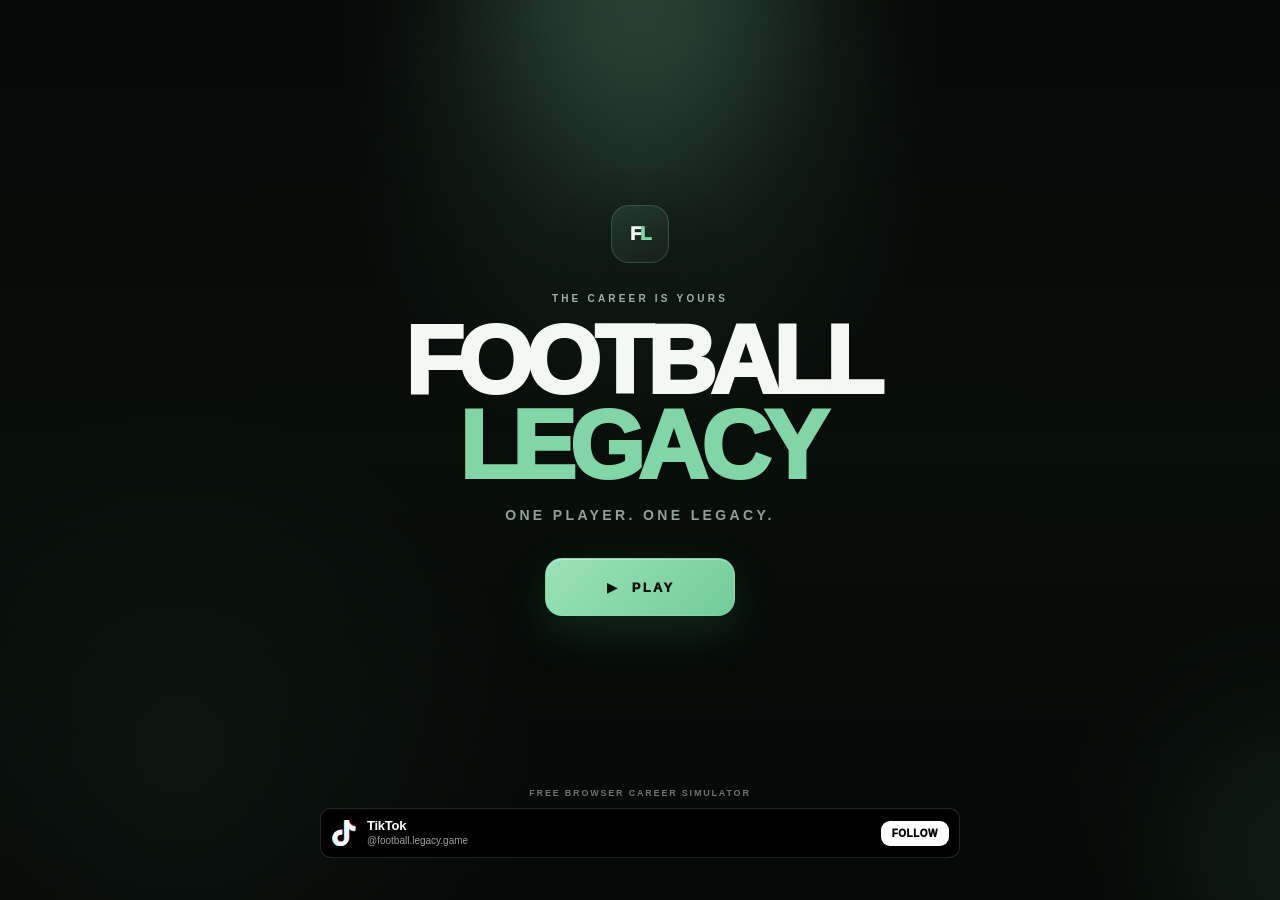
<file: index.html>
<!DOCTYPE html><html lang="en-GB"><head><meta charset="utf-8"><meta name="viewport" content="width=device-width,initial-scale=1,viewport-fit=cover"><meta name="theme-color" content="#07110c"><meta name="description" content="Play Football Legacy, a free browser football career simulator. Build your career, win trophies, chase the Ballon d'Or and compete with friends."><meta name="robots" content="index,follow,max-snippet:-1,max-image-preview:large,max-video-preview:-1"><meta name="application-name" content="Football Legacy"><meta name="apple-mobile-web-app-title" content="Football Legacy"><meta http-equiv="Content-Security-Policy" content="default-src &#x27;self&#x27; data: blob:; script-src &#x27;self&#x27; &#x27;unsafe-inline&#x27; https://static.cloudflareinsights.com/beacon.min.js https://plausible.io; style-src &#x27;self&#x27; &#x27;unsafe-inline&#x27;; img-src &#x27;self&#x27; data:; connect-src https://cloudflareinsights.com https://plausible.io; media-src &#x27;self&#x27; data: blob:; object-src &#x27;none&#x27;; base-uri &#x27;self&#x27;; form-action &#x27;self&#x27;"><meta name="referrer" content="strict-origin-when-cross-origin"><title>Football Legacy – Free Football Career Simulator</title><link rel="canonical" href="https://footballlegacy.co.uk/"><link rel="icon" href="favicon.svg" type="image/svg+xml"><link rel="apple-touch-icon" href="icon-192.png"><link rel="manifest" href="site.webmanifest"><meta property="og:site_name" content="Football Legacy"><meta property="og:title" content="Football Legacy – Free Football Career Simulator"><meta property="og:description" content="Play Football Legacy, a free football career simulator. Build your career, win trophies, chase the Ballon d'Or and compete with friends."><meta property="og:type" content="website"><meta property="og:locale" content="en_GB"><meta property="og:url" content="https://footballlegacy.co.uk/"><meta property="og:image" content="https://footballlegacy.co.uk/social-preview.png"><meta property="og:image:alt" content="Football Legacy – free football career simulator"><meta property="og:image:width" content="1200"><meta property="og:image:height" content="630"><meta name="twitter:card" content="summary_large_image"><meta name="twitter:title" content="Football Legacy – Free Football Career Simulator"><meta name="twitter:description" content="Build your football career, win trophies, chase the Ballon d'Or and compete with friends in Football Legacy."><meta name="twitter:image" content="https://footballlegacy.co.uk/social-preview.png"><meta name="twitter:image:alt" content="Football Legacy – free football career simulator"><script type="application/ld+json">{"@context":"https://schema.org","@graph":[{"@type":"WebSite","@id":"https://footballlegacy.co.uk/#website","url":"https://footballlegacy.co.uk/","name":"Football Legacy","description":"A free browser football career simulator where you build a player career, win trophies and compete with friends.","inLanguage":"en-GB","sameAs":["https://www.tiktok.com/@football.legacy.game"]},{"@type":["VideoGame","WebApplication"],"@id":"https://footballlegacy.co.uk/#game","name":"Football Legacy","url":"https://footballlegacy.co.uk/","description":"Play Football Legacy, a free browser football career simulator. Build your career, win trophies, chase the Ballon d'Or and compete with friends.","applicationCategory":"GameApplication","operatingSystem":"Any","gamePlatform":"Web browser","playMode":["SinglePlayer","MultiPlayer"],"genre":["Sports","Football","Simulation"],"inLanguage":"en-GB","image":"https://footballlegacy.co.uk/social-preview.png","offers":{"@type":"Offer","price":"0","priceCurrency":"GBP"}}]}</script><link rel="stylesheet" href="site.css"><!-- Privacy-friendly analytics by Plausible -->
<script async src="https://plausible.io/js/pa-FkQmcjKmpSAeg7Pyyrnyp.js"></script>
<script>
  window.plausible=window.plausible||function(){(plausible.q=plausible.q||[]).push(arguments)},plausible.init=plausible.init||function(i){plausible.o=i||{}};
  plausible.init()
</script>
<!-- End Plausible Analytics --><style id="fl-home-clarity-style">.howWorks{margin:18px 0 24px;padding:18px;border-radius:24px;border:1px solid rgba(126,230,166,.17);background:linear-gradient(145deg,rgba(9,29,19,.88),rgba(7,18,13,.80))}.howWorksHead{display:flex;align-items:end;justify-content:space-between;gap:12px;flex-wrap:wrap}.howWorks h2{margin:4px 0 5px}.howSteps{display:grid;grid-template-columns:repeat(3,minmax(0,1fr));gap:9px;margin-top:13px}.howStep{padding:14px;border-radius:18px;background:rgba(255,255,255,.035);border:1px solid rgba(255,255,255,.06)}.howStep b{display:block;font-size:13px;margin:4px 0}.howStep span{display:block;font-size:11px;line-height:1.45;opacity:.72}.howNum{width:28px;height:28px;border-radius:10px;display:grid;place-items:center;background:rgba(100,225,148,.13);color:#8ae9ac;font-weight:900}.firstTime{margin-top:13px;padding:11px 13px;border-radius:15px;background:rgba(100,225,148,.08);border:1px solid rgba(100,225,148,.15);font-size:11px;line-height:1.45}.firstTime b{color:#9cf0ba}@media(max-width:680px){.howSteps{grid-template-columns:1fr}}</style><style id="flModesDirectStyles">#modes{scroll-margin-top:24px}#modes:target,#modes.fl-modes-arrival{border-radius:28px;outline:2px solid rgba(98,221,145,.38);outline-offset:10px;animation:flModesArrival 1.15s ease 2}@keyframes flModesArrival{50%{outline-color:rgba(98,221,145,.9);filter:brightness(1.06)}}@media(prefers-reduced-motion:reduce){#modes:target,#modes.fl-modes-arrival{animation:none}}</style><style id="flHomeV4">#modes.fl-modes-arrival .mode{animation:flCardNudge .7s ease both}#modes.fl-modes-arrival .mode:nth-child(2){animation-delay:.10s}#modes.fl-modes-arrival .mode:nth-child(3){animation-delay:.20s}@keyframes flCardNudge{0%{transform:translateY(8px);border-color:rgba(98,221,145,.65)}100%{transform:translateY(0)}}@media(prefers-reduced-motion:reduce){#modes.fl-modes-arrival .mode{animation:none}}@media(max-width:680px){.howWorks{padding:14px}.howStep{padding:11px}.howStep span{font-size:10.5px}}</style><style id="flLaunchIsolationFix">
/* Opening screen and home/modes are separate visual states. */
html.launch-root-locked,html.launch-root-locked body{height:100%!important;overflow:hidden!important;overscroll-behavior:none!important}
body.launch-locked{height:100%!important;overflow:hidden!important;overscroll-behavior:none!important}
body.launch-locked #siteHome{display:none!important}
#launchScreen{position:fixed!important;inset:0!important;width:100vw!important;max-width:none!important;height:100vh!important;height:100dvh!important;min-height:100vh!important;min-height:100dvh!important;margin:0!important;border-radius:0!important;overflow:hidden!important;z-index:2147483000!important}
@supports(height:100svh){#launchScreen{height:100svh!important;min-height:100svh!important}}
</style><script id="flLaunchRootLock">document.documentElement.classList.add('launch-root-locked');</script><link rel="stylesheet" href="career-history.css"><script defer src="career-history.js"></script><style id="flTikTokHomeCss">
.fl-tiktok-home{display:flex;align-items:center;gap:11px;margin:16px 0 10px;padding:10px 12px;border-radius:12px;background:#000;border:1px solid rgba(255,255,255,.12);color:#fff;text-decoration:none;min-height:54px}
.fl-tiktok-home img{width:27px;height:27px;flex:0 0 27px}.fl-tiktok-home-copy{min-width:0;display:flex;align-items:baseline;gap:8px;flex-wrap:wrap}.fl-tiktok-home-copy b{font-size:14px;letter-spacing:-.02em}.fl-tiktok-home-copy span{font-size:11px;color:rgba(255,255,255,.68)}.fl-tiktok-home-cta{margin-left:auto;flex:none;padding:7px 10px;border-radius:8px;background:#fff;color:#000;font-size:10px;font-weight:950;letter-spacing:.04em}.fl-tiktok-home:hover,.fl-tiktok-home:focus-visible{border-color:rgba(255,255,255,.3)}
@media(max-width:520px){.fl-tiktok-home{min-height:50px;padding:9px 10px;border-radius:10px}.fl-tiktok-home img{width:24px;height:24px;flex-basis:24px}.fl-tiktok-home-copy{display:grid;gap:1px}.fl-tiktok-home-copy b{font-size:12px}.fl-tiktok-home-copy span{font-size:10px}.fl-tiktok-home-cta{padding:6px 8px}}

.fl-tiktok-compact{
  display:flex;align-items:center;gap:10px;
  width:100%;box-sizing:border-box;
  min-height:50px;padding:8px 10px;
  border-radius:11px;background:#000;
  border:1px solid rgba(255,255,255,.14);
  color:#fff;text-decoration:none;
  box-shadow:none;
}
.fl-tiktok-compact img{width:26px;height:26px;flex:0 0 26px}
.fl-tiktok-compact-copy{display:grid;gap:1px;min-width:0;text-align:left}
.fl-tiktok-compact-copy b{font-size:13px;line-height:1.08;font-weight:900;letter-spacing:-.02em}
.fl-tiktok-compact-copy small{font-size:10px;line-height:1.2;color:rgba(255,255,255,.62);white-space:nowrap;overflow:hidden;text-overflow:ellipsis}
.fl-tiktok-compact-cta{
  margin-left:auto;flex:none;
  padding:7px 11px;border-radius:9px;
  background:#fff;color:#000;
  font-size:10px;font-weight:950;letter-spacing:.05em;
}
.fl-tiktok-compact:hover,.fl-tiktok-compact:focus-visible{border-color:rgba(255,255,255,.28)}
@media(max-width:520px){
  .fl-tiktok-compact{min-height:48px;padding:7px 9px;gap:9px;border-radius:10px}
  .fl-tiktok-compact img{width:24px;height:24px;flex-basis:24px}
  .fl-tiktok-compact-copy b{font-size:12px}
  .fl-tiktok-compact-copy small{font-size:9.5px}
  .fl-tiktok-compact-cta{padding:6px 10px}
}

</style><style id="flLaunchTikTokLayoutV18">
/* Authoritative launch layout: centre game identity, reserve a separate bottom row for promo. */
#launchScreen{
  display:grid!important;
  grid-template-rows:minmax(0,1fr) auto!important;
  grid-template-columns:1fr!important;
  align-items:stretch!important;
  justify-items:stretch!important;
  box-sizing:border-box!important;
}
#launchScreen>.launch-glow{position:absolute!important;pointer-events:none!important}
#launchScreen>.launch-inner{
  grid-row:1!important;
  grid-column:1!important;
  position:relative!important;
  inset:auto!important;
  left:auto!important;right:auto!important;top:auto!important;bottom:auto!important;
  transform:none!important;
  align-self:center!important;
  justify-self:center!important;
  width:min(calc(100% - 28px),720px)!important;
  max-width:720px!important;
  height:auto!important;
  min-height:0!important;
  margin:0 auto!important;
  padding:18px 12px 12px!important;
  box-sizing:border-box!important;
}
#launchScreen>.launch-bottom-stack{
  grid-row:2!important;
  grid-column:1!important;
  position:relative!important;
  inset:auto!important;
  left:auto!important;right:auto!important;top:auto!important;bottom:auto!important;
  transform:none!important;
  align-self:end!important;
  justify-self:center!important;
  width:min(calc(100% - 28px),640px)!important;
  margin:0 auto max(14px,env(safe-area-inset-bottom))!important;
  padding:0!important;
  display:grid!important;
  gap:9px!important;
  box-sizing:border-box!important;
  z-index:10!important;
}
#launchScreen>.launch-bottom-stack .launch-foot{
  position:static!important;
  inset:auto!important;
  transform:none!important;
  margin:0!important;
  padding:0!important;
  text-align:center!important;
  line-height:1.25!important;
}
#launchScreen>.launch-bottom-stack .fl-tiktok-launch-exact{
  position:static!important;
  inset:auto!important;
  transform:none!important;
  width:100%!important;
  margin:0!important;
  box-sizing:border-box!important;
}
@media(max-width:520px){
  #launchScreen>.launch-inner{width:calc(100% - 20px)!important;padding:12px 8px 10px!important}
  #launchScreen>.launch-bottom-stack{width:calc(100% - 24px)!important;margin-bottom:max(12px,env(safe-area-inset-bottom))!important;gap:8px!important}
}
@media(max-height:720px){
  #launchScreen>.launch-inner{transform:scale(.88)!important;transform-origin:center center!important;padding-top:8px!important;padding-bottom:6px!important}
  #launchScreen>.launch-bottom-stack{gap:6px!important;margin-bottom:max(8px,env(safe-area-inset-bottom))!important}
}
</style></head><body class="launch-locked"><section class="launch-screen" id="launchScreen" aria-labelledby="launchTitle"><div class="launch-glow launch-glow-a" aria-hidden="true"></div><div class="launch-glow launch-glow-b" aria-hidden="true"></div><div class="launch-inner"><div class="launch-mark" aria-hidden="true"><span>F</span><span>L</span></div><div class="launch-kicker">THE CAREER IS YOURS</div><h1 class="launch-wordmark" id="launchTitle"><span>FOOTBALL</span> <strong>LEGACY</strong></h1><p class="launch-tagline">ONE PLAYER. ONE LEGACY.</p><button class="launch-play" id="launchPlay" type="button"><span class="launch-play-icon" aria-hidden="true">▶</span><span>PLAY</span></button></div><div class="launch-bottom-stack"><div class="launch-foot">FREE BROWSER CAREER SIMULATOR</div><a class="fl-tiktok-compact fl-tiktok-launch-exact" href="https://www.tiktok.com/@football.legacy.game" target="_blank" rel="noopener noreferrer" aria-label="Follow Football Legacy on TikTok"><img src="tiktok-logo.svg" alt=""><span class="fl-tiktok-compact-copy"><b>TikTok</b><small>@football.legacy.game</small></span><span class="fl-tiktok-compact-cta">FOLLOW</span></a></div></section><main class="shell" id="siteHome" tabindex="-1"><section class="hero"><div class="ey">BUILD YOUR FOOTBALL LEGACY</div><h1>One player.<br>One legacy.</h1><p>Start as a teenage professional, develop your player, fight for a place in the team, earn transfers and build a career worth remembering.</p><div class="trust"><span>✓ No account required</span><span>✓ No advertising</span><span>✓ Cookie-free, privacy-focused analytics</span><span>✓ Saves stay on your device</span></div><div class="pitch" aria-hidden="true"></div></section><section class="section" id="modeIntro"><div class="ey">CHOOSE YOUR EXPERIENCE</div><h2 id="modeTitle">Three ways to build a career.</h2><p>New or playing casually? Start with Quick Story. Want a faster career with more football depth? Career Express sits in the middle. For the most detailed experience, choose Original Career.</p></section><section class="howWorks" id="how-it-works"><div class="howWorksHead"><div><div class="ey">FIRST TIME PLAYING?</div><h2>How Football Legacy works.</h2><p>Every mode teaches you as you play.</p></div></div><div class="howSteps"><div class="howStep"><div class="howNum">1</div><b>Meet your player</b><span>Meet your player and club.</span></div><div class="howStep"><div class="howNum">2</div><b>Move the career forward</b><span>Press Play. Make decisions when they appear.</span></div><div class="howStep"><div class="howNum">3</div><b>Build the legacy</b><span>Develop, move clubs and build the final career.</span></div></div><div class="firstTime"><b>Not sure which mode?</b> Start with <b>Quick Story</b>. Career Express adds more football detail, while Original Career contains the deepest set of systems.</div></section><section class="modes" id="modes" tabindex="-1" aria-labelledby="modeTitle"><article class="mode story"><span class="adv">★ MOST RECOMMENDED • CASUAL</span><div class="icon">🎬</div><h3>Quick Story</h3><div class="time">6–10 MIN • FAST &amp; ENGAGING</div><p>The easiest way to jump into Football Legacy: a fast visual career built around season flow, decisions, dramatic moments, trophies and a finished legacy you can share.</p><div class="features"><div class="feature"><b>✓</b><span>Best starting point for casual and new players</span></div><div class="feature"><b>✓</b><span>Fast complete careers with meaningful decisions</span></div><div class="feature"><b>✓</b><span>Highly replayable and easy to share</span></div></div><a class="play" href="quick-story.html">Play Quick Story</a></article><article class="mode express"><span class="adv">BALANCED • MIDDLE GROUND</span><div class="icon">🏟️</div><h3>Career Express</h3><div class="time">18–30 MIN • FASTER DEPTH</div><p>A middle ground between story and simulation. Keep more football detail while advancing a month instantly and reviewing every result and contribution.</p><div class="features"><div class="feature"><b>✓</b><span>Instant month-by-month simulation</span></div><div class="feature"><b>✓</b><span>More player development, squad and transfer depth</span></div><div class="feature"><b>✓</b><span>Ideal when you want detail without the longest career</span></div></div><a class="play" href="express.html">Play Career Express</a></article><article class="mode original"><span class="adv">RECOMMENDED • IN-DEPTH</span><div class="icon">🧭</div><h3>Original Career</h3><div class="time">35–60+ MIN • DEEPEST EXPERIENCE</div><p>The full Football Legacy experience for players who want maximum control, detail and a longer-term connection to their career.</p><div class="features"><div class="feature"><b>✓</b><span>Full match, squad, lifestyle and attribute systems</span></div><div class="feature"><b>✓</b><span>Messages, objectives, relationships and transfers</span></div><div class="feature"><b>✓</b><span>Best choice for the most in-depth career</span></div></div><a class="play" href="original.html">Play Original Career</a></article></section><section class="site-note"><div><b>Privacy-friendly by default</b><small>Football Legacy does not require an account or include advertising. We use cookie-free Cloudflare Web Analytics for aggregate visitor and performance statistics; career saves stay in browser storage on your own device. Read the privacy notice for the full explanation.</small></div><a href="privacy.html">Privacy & storage →</a></section><a class="fl-tiktok-home" href="https://www.tiktok.com/@football.legacy.game" target="_blank" rel="noopener noreferrer" aria-label="Follow Football Legacy on TikTok"><img src="tiktok-logo.svg" alt=""><span class="fl-tiktok-home-copy"><b>TikTok</b><span>@football.legacy.game · Challenges, updates &amp; career stories</span></span><span class="fl-tiktok-home-cta">FOLLOW</span></a><footer class="footer">Football Legacy • Beta<br><a href="about.html">About</a><a href="privacy.html">Privacy</a><a href="terms.html">Terms</a><a href="legal.html">Legal</a><a href="accessibility.html">Accessibility</a><a href="https://www.tiktok.com/@football.legacy.game" target="_blank" rel="noopener noreferrer">TikTok</a></footer></main><!-- Cloudflare Web Analytics --><script type='module' src='https://static.cloudflareinsights.com/beacon.min.js' data-cf-beacon='{"token": "47ac0108bd6b4fdcb9ddf1dc4eff265b"}'></script><!-- End Cloudflare Web Analytics --><script>
(function(){
  const splash=document.getElementById('launchScreen');
  const play=document.getElementById('launchPlay');
  const home=document.getElementById('siteHome');
  if(!splash||!play)return;
  play.addEventListener('click',function(){
    splash.classList.add('leaving');
    window.setTimeout(function(){
      splash.remove();
      document.body.classList.remove('launch-locked');
      document.documentElement.classList.remove('launch-root-locked');
      window.scrollTo(0,0);
      if(home){home.focus({preventScroll:true});}
    },420);
  });
})();
</script><!-- FL HOMEPAGE CLARITY V1 -->
<script id="flModesDirectScript">(function(){function revealModes(){if(location.hash!=="#modes")return;const splash=document.getElementById("launchScreen"),modes=document.getElementById("modes");document.body.classList.remove("launch-locked");document.documentElement.classList.remove("launch-root-locked");if(splash)splash.remove();if(!modes)return;requestAnimationFrame(()=>{modes.classList.add("fl-modes-arrival");modes.scrollIntoView({behavior:matchMedia("(prefers-reduced-motion: reduce)").matches?"auto":"smooth",block:"start"});try{modes.focus({preventScroll:true})}catch(e){}setTimeout(()=>modes.classList.remove("fl-modes-arrival"),2600)})}if(document.readyState==="loading")document.addEventListener("DOMContentLoaded",revealModes);else revealModes();window.addEventListener("hashchange",revealModes)})();</script>
<style id="flReviewsV1Css">
.flReviews{margin:18px 0 14px;padding:18px;border-radius:24px;border:1px solid rgba(191,209,255,.18);background:linear-gradient(150deg,#111a25,#0a120e);box-shadow:0 18px 50px rgba(0,0,0,.16)}
.flReviewsHead{display:flex;align-items:end;justify-content:space-between;gap:12px;flex-wrap:wrap}.flReviewsHead h2{font-size:clamp(25px,4vw,36px);letter-spacing:-.04em;margin:4px 0}.flReviewsHead p{color:var(--muted);font-size:13px;line-height:1.45;max-width:650px;margin:0}
.flReviewTabs{display:grid;grid-template-columns:repeat(2,minmax(0,1fr));gap:7px;margin:15px 0 12px;padding:6px;border-radius:16px;background:#0a100d}.flReviewTab{min-height:46px;border:0;border-radius:12px;background:#17231c;color:#aebbb2;font:inherit;font-size:12px;font-weight:950;cursor:pointer}.flReviewTab[aria-selected="true"]{color:#07130c;background:#83d8a8}.flReviewPanel[hidden]{display:none!important}
.flFeelGrid{display:grid;grid-template-columns:repeat(3,minmax(0,1fr));gap:8px}.flFeelCard{padding:14px;border-radius:17px;background:#111c17;border:1px solid rgba(255,255,255,.07)}.flFeelCard.story{border-color:rgba(191,209,255,.26)}.flFeelCard.express{border-color:rgba(232,215,162,.24)}.flFeelCard h3{font-size:17px;margin:6px 0 3px}.flFeelCard p{font-size:11px;line-height:1.45;color:var(--muted);margin:0}.flFeelTags{display:flex;gap:5px;flex-wrap:wrap;margin-top:10px}.flFeelTags span{padding:6px 8px;border-radius:999px;background:rgba(255,255,255,.055);font-size:9px;font-weight:900}.flFeelIcon{font-size:25px}
.flYourReview{display:none;margin-top:9px;padding:13px;border-radius:16px;background:#16251d;border:1px solid rgba(130,213,167,.25)}.flYourReview.show{display:block}.flYourReviewTop{display:flex;justify-content:space-between;gap:10px;align-items:center}.flYourReviewTop b{font-size:12px}.flYourReviewStars{color:#f2ce64;letter-spacing:.08em}.flYourReviewText{font-size:11px;line-height:1.45;color:#dce7df;margin-top:7px;white-space:pre-wrap;overflow-wrap:anywhere}.flYourReview small{display:block;color:var(--muted);font-size:9px;margin-top:6px}
.flFeedbackForm{display:grid;gap:12px;max-width:700px}.flFeedbackForm label{display:grid;gap:6px;font-size:11px;font-weight:900}.flFeedbackForm select,.flFeedbackForm textarea{width:100%;border:1px solid rgba(255,255,255,.12);border-radius:13px;color:#f4f8f5;background:#101914;padding:12px;font:inherit;font-size:14px}.flFeedbackForm textarea{min-height:100px;resize:vertical;line-height:1.45}.flStarRow{display:flex;gap:6px}.flStar{width:48px;min-height:46px;border:1px solid rgba(232,215,162,.22);border-radius:12px;color:#8f896e;background:#171a14;font-size:20px;cursor:pointer}.flStar.on{color:#1c1503;background:#e8c95e;border-color:#e8c95e}.flSaveFeedback{min-height:50px;border:0;border-radius:13px;color:#06140b;background:#83d8a8;font:inherit;font-weight:950;cursor:pointer}.flFeedbackNote,.flFeedbackStatus{font-size:10px;line-height:1.45;color:var(--muted)}.flFeedbackStatus{min-height:15px;color:#a8ebc2;font-weight:900}
@media(max-width:720px){.flReviews{padding:14px}.flFeelGrid{grid-template-columns:1fr}.flReviewsHead h2{font-size:27px}}@media(max-width:400px){.flStar{width:43px}.flReviewTabs{gap:5px}}
</style>
<script id="flReviewsV1Script">
(function(){
'use strict';
const STORAGE_KEY='footballLegacyFeedbackV1';
function markup(){return `<section class="flReviews" id="reviews-feedback" aria-labelledby="reviewsTitle"><div class="flReviewsHead"><div><div class="ey">REVIEWS &amp; FEEDBACK</div><h2 id="reviewsTitle">See the feel. Share your view.</h2><p>Compare each mode, then leave a private review on this device.</p></div></div><div class="flReviewTabs" role="tablist" aria-label="Reviews and feedback"><button class="flReviewTab" id="feelTab" role="tab" aria-selected="true" aria-controls="feelPanel">Game Feel</button><button class="flReviewTab" id="feedbackTab" role="tab" aria-selected="false" aria-controls="feedbackPanel">Leave Feedback</button></div><div class="flReviewPanel" id="feelPanel" role="tabpanel" aria-labelledby="feelTab"><div class="flFeelGrid"><article class="flFeelCard story"><div class="flFeelIcon">🎬</div><h3>Quick Story</h3><p>Everything active sits in Play Career. Important history sits in Legacy.</p><div class="flFeelTags"><span>Fast</span><span>Simple</span><span>Visual</span></div></article><article class="flFeelCard express"><div class="flFeelIcon">🏟️</div><h3>Career Express</h3><p>Month-by-month progress with more football detail and a shorter career.</p><div class="flFeelTags"><span>Balanced</span><span>Monthly</span><span>Detailed</span></div></article><article class="flFeelCard"><div class="flFeelIcon">🧭</div><h3>Original Career</h3><p>The most control, systems and long-term detail.</p><div class="flFeelTags"><span>Deep</span><span>Hands-on</span><span>Longest</span></div></article></div><article class="flYourReview" id="yourReview"><div class="flYourReviewTop"><b>Your saved review</b><span class="flYourReviewStars" id="yourReviewStars"></span></div><div class="flYourReviewText" id="yourReviewText"></div><small id="yourReviewMeta"></small></article></div><div class="flReviewPanel" id="feedbackPanel" role="tabpanel" aria-labelledby="feedbackTab" hidden><form class="flFeedbackForm" id="feedbackForm"><label>Mode<select id="feedbackMode"><option>Quick Story</option><option>Career Express</option><option>Original Career</option><option>Whole game</option></select></label><div><div style="font-size:11px;font-weight:900;margin-bottom:6px">Your rating</div><div class="flStarRow" id="feedbackStars" role="radiogroup" aria-label="Rating out of five">${[1,2,3,4,5].map(n=>`<button class="flStar" type="button" role="radio" aria-checked="false" data-rating="${n}" aria-label="${n} out of 5">★</button>`).join('')}</div></div><label>What should improve?<textarea id="feedbackText" maxlength="240" placeholder="Keep it short and specific."></textarea></label><button class="flSaveFeedback" type="submit">Save Feedback</button><div class="flFeedbackNote">No name or email. In this build, feedback stays on this device.</div><div class="flFeedbackStatus" id="feedbackStatus" role="status" aria-live="polite"></div></form></div></section>`}
function safeLoad(){try{return JSON.parse(localStorage.getItem(STORAGE_KEY)||'null')}catch(e){return null}}
function renderSaved(){const x=safeLoad(),card=document.getElementById('yourReview');if(!x||!card)return;card.classList.add('show');document.getElementById('yourReviewStars').textContent='★'.repeat(x.rating)+'☆'.repeat(5-x.rating);document.getElementById('yourReviewText').textContent=x.text||'Rating saved.';document.getElementById('yourReviewMeta').textContent=`${x.mode} • Saved on this device`}
function setTab(which){const feel=which==='feel';document.getElementById('feelTab').setAttribute('aria-selected',String(feel));document.getElementById('feedbackTab').setAttribute('aria-selected',String(!feel));document.getElementById('feelPanel').hidden=!feel;document.getElementById('feedbackPanel').hidden=feel}
function init(){const modes=document.getElementById('modes');if(!modes||document.getElementById('reviews-feedback'))return;modes.insertAdjacentHTML('afterend',markup());let rating=0;document.getElementById('feelTab').onclick=()=>setTab('feel');document.getElementById('feedbackTab').onclick=()=>setTab('feedback');document.querySelectorAll('.flStar').forEach(btn=>btn.onclick=()=>{rating=+btn.dataset.rating;document.querySelectorAll('.flStar').forEach((b,i)=>{const on=i<rating;b.classList.toggle('on',on);b.setAttribute('aria-checked',String(+b.dataset.rating===rating))})});document.getElementById('feedbackForm').onsubmit=e=>{e.preventDefault();const status=document.getElementById('feedbackStatus');if(!rating){status.textContent='Choose a star rating first.';return}const data={mode:document.getElementById('feedbackMode').value,rating,text:document.getElementById('feedbackText').value.trim(),savedAt:Date.now()};try{localStorage.setItem(STORAGE_KEY,JSON.stringify(data));status.textContent='Feedback saved on this device.';renderSaved();setTimeout(()=>setTab('feel'),550)}catch(err){status.textContent='This browser could not save the feedback.'}};renderSaved()}
if(document.readyState==='loading')document.addEventListener('DOMContentLoaded',init);else init();
})();
</script><style id="flMultiplayerHomeCss">.flMultiplayer{position:relative;overflow:hidden;margin:18px 0;padding:22px;border-radius:25px;border:1px solid rgba(112,183,255,.25);background:radial-gradient(circle at 90% 10%,rgba(123,93,213,.20),transparent 34%),linear-gradient(145deg,#101f18,#0b1511);box-shadow:0 18px 55px rgba(0,0,0,.18)}.flMultiplayer:before{content:"";position:absolute;right:-90px;top:-120px;width:280px;height:280px;border-radius:50%;border:1px solid rgba(112,183,255,.11);box-shadow:0 0 0 34px rgba(112,183,255,.025),0 0 0 72px rgba(174,131,255,.018)}.flMultiplayer>*{position:relative}.flMultiHead{display:flex;justify-content:space-between;align-items:end;gap:15px}.flMultiHead h2{font-size:clamp(28px,5vw,43px);letter-spacing:-.045em;margin:5px 0}.flMultiHead p{max-width:620px;margin:0;color:var(--muted);font-size:12px;line-height:1.5}.flMultiTags{display:flex;gap:6px;flex-wrap:wrap;margin:15px 0}.flMultiTags span{padding:7px 9px;border-radius:999px;background:rgba(255,255,255,.055);border:1px solid rgba(255,255,255,.06);font-size:9px;font-weight:900}.flMultiPlay{display:inline-flex;align-items:center;justify-content:center;min-height:52px;padding:12px 20px;border-radius:14px;background:#70b7ff;color:#06131f;text-decoration:none;font-weight:1000;box-shadow:0 10px 25px rgba(112,183,255,.18)}@media(max-width:650px){.flMultiplayer{padding:17px}.flMultiHead{display:block}.flMultiPlay{width:100%}}</style><script id="flMultiplayerHomeScript">(function(){const modes=document.getElementById('modes');if(!modes||document.getElementById('play-with-friends'))return;const box=document.createElement('section');box.className='flMultiplayer';box.id='play-with-friends';box.innerHTML='<div class="flMultiHead"><div><div class="ey">PLAY TOGETHER</div><h2>Challenge your friends.</h2><p>Create a room, make one hidden decision each season, then reveal every result together. Simple to start and built for 2–6 players.</p></div></div><div class="flMultiTags"><span>10 fast seasons</span><span>Shared scenarios</span><span>Live Legacy table</span><span>No account</span></div><a class="flMultiPlay" href="multiplayer.html">Play With Friends →</a>';modes.insertAdjacentElement('afterend',box)})();</script></body></html>
</file>
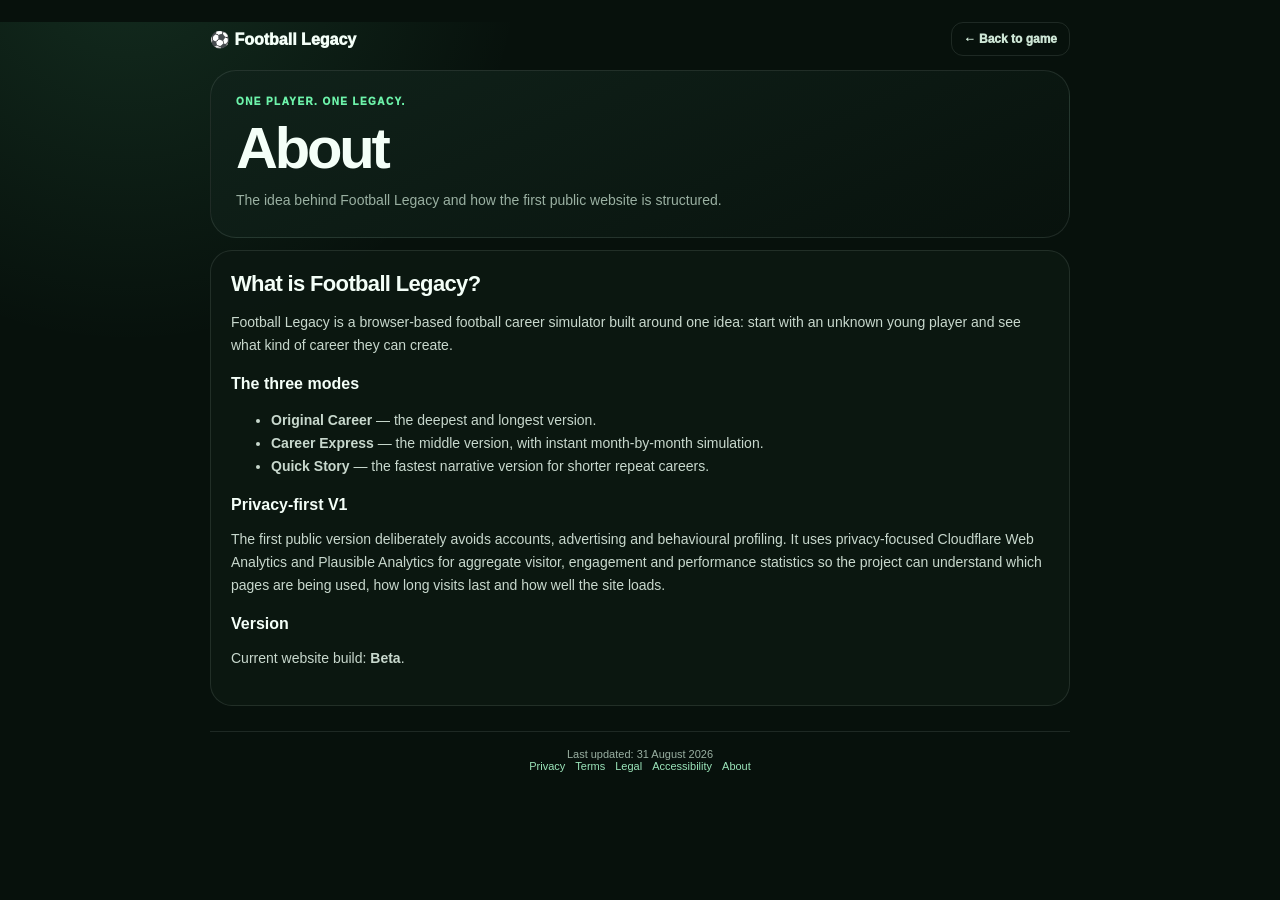
<file: about.html>
<!DOCTYPE html><html lang="en-GB"><head><meta charset="utf-8"><meta name="viewport" content="width=device-width,initial-scale=1,viewport-fit=cover"><meta name="theme-color" content="#07110c"><meta name="robots" content="index,follow"><meta http-equiv="Content-Security-Policy" content="default-src &#x27;self&#x27; data: blob:; script-src &#x27;self&#x27; &#x27;unsafe-inline&#x27; https://static.cloudflareinsights.com/beacon.min.js https://plausible.io; style-src &#x27;self&#x27; &#x27;unsafe-inline&#x27;; img-src &#x27;self&#x27; data:; connect-src https://cloudflareinsights.com https://plausible.io; media-src &#x27;self&#x27; data: blob:; object-src &#x27;none&#x27;; base-uri &#x27;self&#x27;; form-action &#x27;self&#x27;"><title>About — Football Legacy</title><link rel="icon" href="favicon.svg"><link rel="stylesheet" href="legal.css"><!-- Privacy-friendly analytics by Plausible -->
<script async src="https://plausible.io/js/pa-FkQmcjKmpSAeg7Pyyrnyp.js"></script>
<script>
  window.plausible=window.plausible||function(){(plausible.q=plausible.q||[]).push(arguments)},plausible.init=plausible.init||function(i){plausible.o=i||{}};
  plausible.init()
</script>
<!-- End Plausible Analytics --></head><body><main class="page"><div class="brand"><a href="index.html">⚽ Football Legacy</a><a class="back" href="index.html">← Back to game</a></div><section class="hero"><div class="ey">ONE PLAYER. ONE LEGACY.</div><h1>About</h1><p>The idea behind Football Legacy and how the first public website is structured.</p></section><section class="card"><h2>What is Football Legacy?</h2><p>Football Legacy is a browser-based football career simulator built around one idea: start with an unknown young player and see what kind of career they can create.</p><h3>The three modes</h3><ul><li><b>Original Career</b> — the deepest and longest version.</li><li><b>Career Express</b> — the middle version, with instant month-by-month simulation.</li><li><b>Quick Story</b> — the fastest narrative version for shorter repeat careers.</li></ul><h3>Privacy-first V1</h3><p>The first public version deliberately avoids accounts, advertising and behavioural profiling. It uses privacy-focused Cloudflare Web Analytics and Plausible Analytics for aggregate visitor, engagement and performance statistics so the project can understand which pages are being used, how long visits last and how well the site loads.</p><h3>Version</h3><p>Current website build: <b>Beta</b>.</p></section><footer>Last updated: 31 August 2026<br><a href="privacy.html">Privacy</a><a href="terms.html">Terms</a><a href="legal.html">Legal</a><a href="accessibility.html">Accessibility</a><a href="about.html">About</a></footer></main><!-- Cloudflare Web Analytics --><script type='module' src='https://static.cloudflareinsights.com/beacon.min.js' data-cf-beacon='{"token": "47ac0108bd6b4fdcb9ddf1dc4eff265b"}'></script><!-- End Cloudflare Web Analytics --></body></html>
</file>
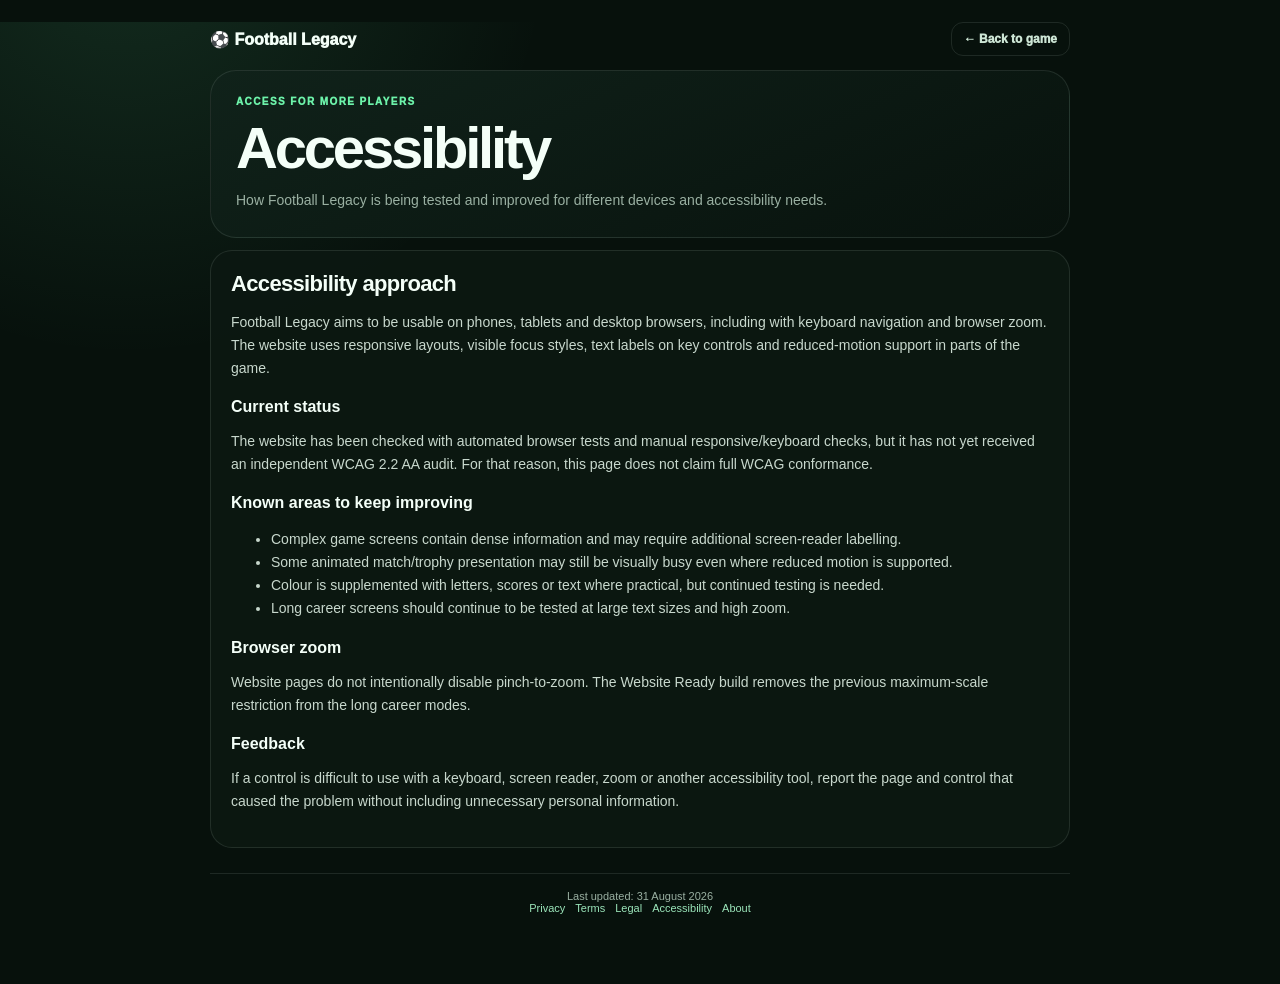
<file: accessibility.html>
<!DOCTYPE html><html lang="en-GB"><head><meta charset="utf-8"><meta name="viewport" content="width=device-width,initial-scale=1,viewport-fit=cover"><meta name="theme-color" content="#07110c"><meta name="robots" content="index,follow"><meta http-equiv="Content-Security-Policy" content="default-src &#x27;self&#x27; data: blob:; script-src &#x27;self&#x27; &#x27;unsafe-inline&#x27; https://static.cloudflareinsights.com/beacon.min.js https://plausible.io; style-src &#x27;self&#x27; &#x27;unsafe-inline&#x27;; img-src &#x27;self&#x27; data:; connect-src https://cloudflareinsights.com https://plausible.io; media-src &#x27;self&#x27; data: blob:; object-src &#x27;none&#x27;; base-uri &#x27;self&#x27;; form-action &#x27;self&#x27;"><title>Accessibility — Football Legacy</title><link rel="icon" href="favicon.svg"><link rel="stylesheet" href="legal.css"><!-- Privacy-friendly analytics by Plausible -->
<script async src="https://plausible.io/js/pa-FkQmcjKmpSAeg7Pyyrnyp.js"></script>
<script>
  window.plausible=window.plausible||function(){(plausible.q=plausible.q||[]).push(arguments)},plausible.init=plausible.init||function(i){plausible.o=i||{}};
  plausible.init()
</script>
<!-- End Plausible Analytics --></head><body><main class="page"><div class="brand"><a href="index.html">⚽ Football Legacy</a><a class="back" href="index.html">← Back to game</a></div><section class="hero"><div class="ey">ACCESS FOR MORE PLAYERS</div><h1>Accessibility</h1><p>How Football Legacy is being tested and improved for different devices and accessibility needs.</p></section><section class="card"><h2>Accessibility approach</h2><p>Football Legacy aims to be usable on phones, tablets and desktop browsers, including with keyboard navigation and browser zoom. The website uses responsive layouts, visible focus styles, text labels on key controls and reduced-motion support in parts of the game.</p><h3>Current status</h3><p>The website has been checked with automated browser tests and manual responsive/keyboard checks, but it has not yet received an independent WCAG 2.2 AA audit. For that reason, this page does not claim full WCAG conformance.</p><h3>Known areas to keep improving</h3><ul><li>Complex game screens contain dense information and may require additional screen-reader labelling.</li><li>Some animated match/trophy presentation may still be visually busy even where reduced motion is supported.</li><li>Colour is supplemented with letters, scores or text where practical, but continued testing is needed.</li><li>Long career screens should continue to be tested at large text sizes and high zoom.</li></ul><h3>Browser zoom</h3><p>Website pages do not intentionally disable pinch-to-zoom. The Website Ready build removes the previous maximum-scale restriction from the long career modes.</p><h3>Feedback</h3><p>If a control is difficult to use with a keyboard, screen reader, zoom or another accessibility tool, report the page and control that caused the problem without including unnecessary personal information.</p></section><footer>Last updated: 31 August 2026<br><a href="privacy.html">Privacy</a><a href="terms.html">Terms</a><a href="legal.html">Legal</a><a href="accessibility.html">Accessibility</a><a href="about.html">About</a></footer></main><!-- Cloudflare Web Analytics --><script type='module' src='https://static.cloudflareinsights.com/beacon.min.js' data-cf-beacon='{"token": "47ac0108bd6b4fdcb9ddf1dc4eff265b"}'></script><!-- End Cloudflare Web Analytics --></body></html>
</file>
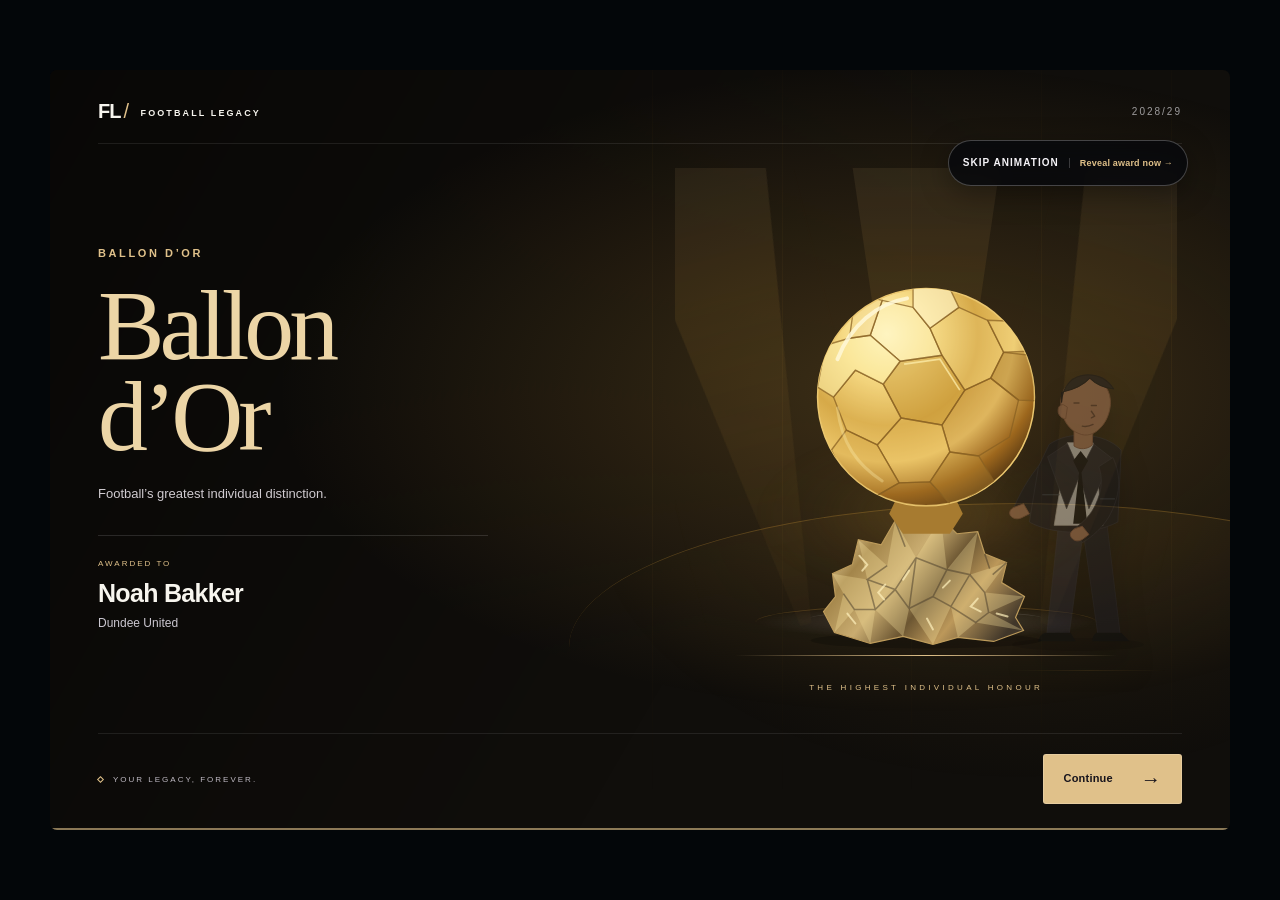
<file: ceremony-preview.html>
<!doctype html><html><head><meta name="robots" content="noindex,nofollow"><meta charset="utf-8"><meta name="viewport" content="width=device-width,initial-scale=1"><link rel="stylesheet" href="honours-cinema.css?v=1049"><style>html,body{margin:0;background:#030609;min-height:100%;font-family:Arial}#mount{min-height:100vh;display:grid;place-items:center;padding:0}#mount>.flCinema{width:min(1180px,100%)}</style></head><body><div id="mount"></div><script src="honours-cinema.js?v=1049"></script><script>
const q=new URLSearchParams(location.search);const name=q.get('name')||'Ballon d\'Or';const type=q.get('type')||'award';const player={name:q.get('player')||'Noah Bakker',nationality:'Netherlands',position:q.get('pos')||'ST'};const season={label:'2028/29',club:'Dundee United'};document.getElementById('mount').innerHTML=FLCinema.html({season,player,items:[name],type,buttonId:'previewContinue',buttonLabel:'Continue'});
</script></body></html>
</file>
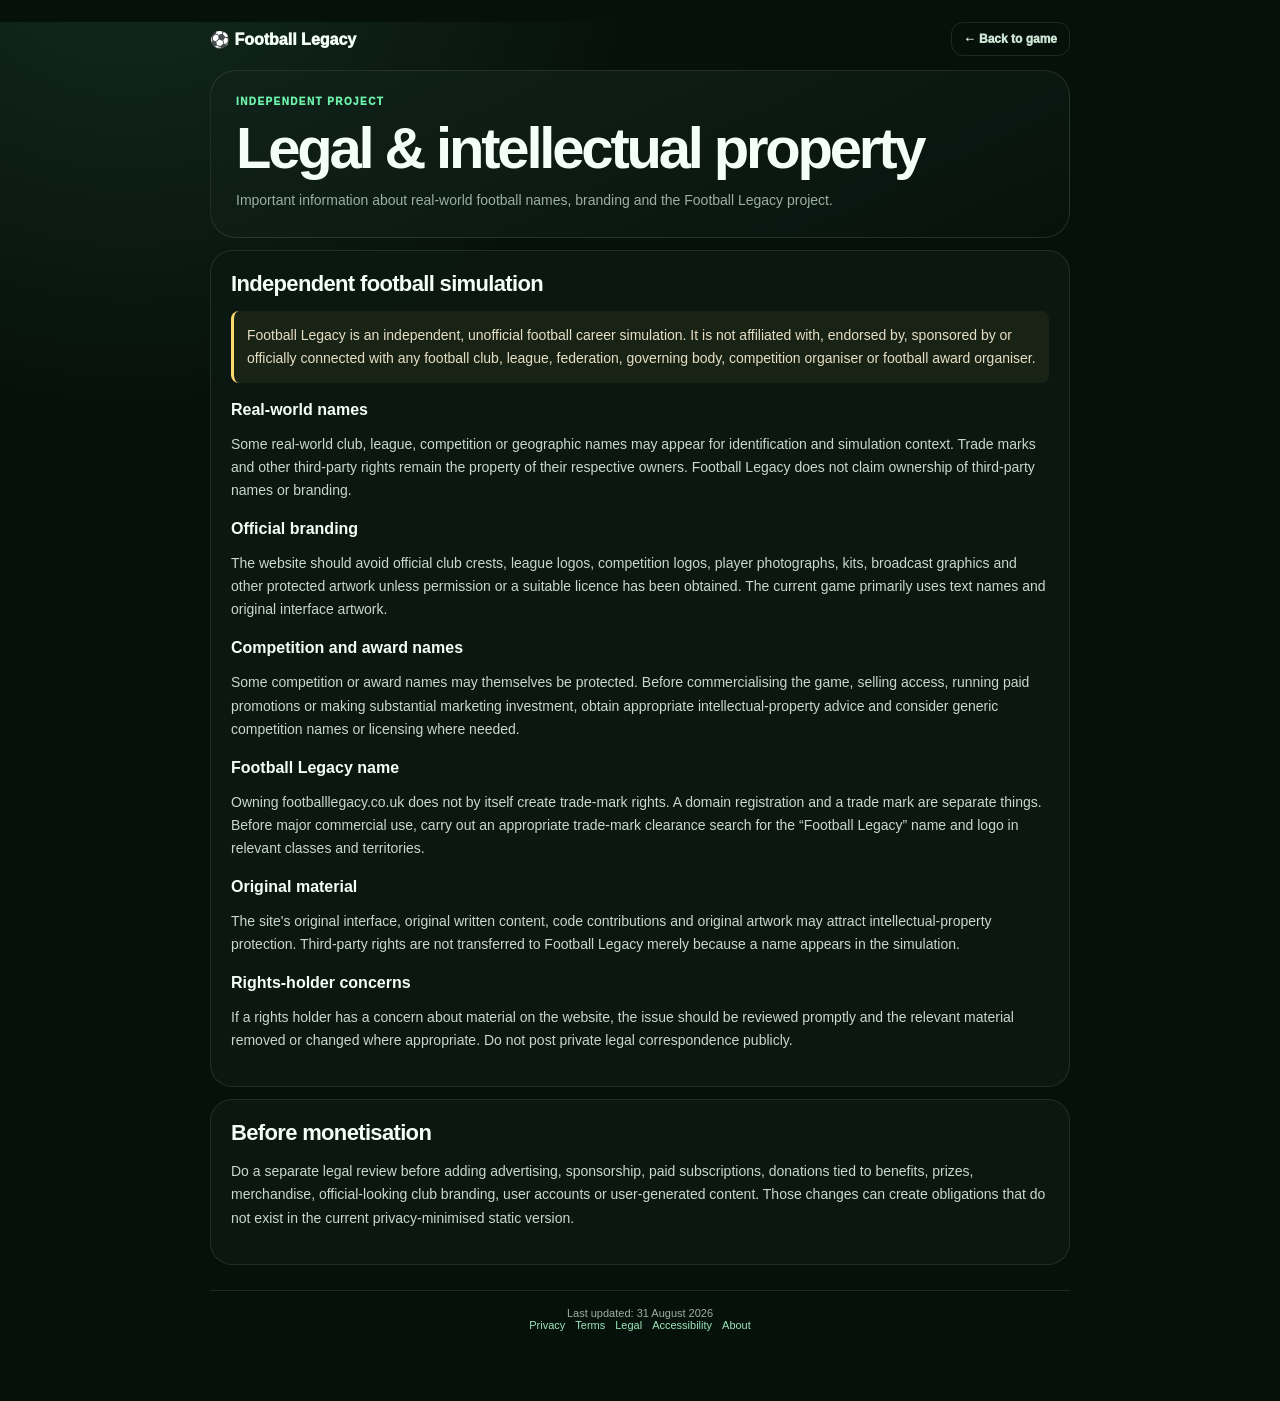
<file: legal.html>
<!DOCTYPE html><html lang="en-GB"><head><meta charset="utf-8"><meta name="viewport" content="width=device-width,initial-scale=1,viewport-fit=cover"><meta name="theme-color" content="#07110c"><meta name="robots" content="index,follow"><meta http-equiv="Content-Security-Policy" content="default-src &#x27;self&#x27; data: blob:; script-src &#x27;self&#x27; &#x27;unsafe-inline&#x27; https://static.cloudflareinsights.com/beacon.min.js https://plausible.io; style-src &#x27;self&#x27; &#x27;unsafe-inline&#x27;; img-src &#x27;self&#x27; data:; connect-src https://cloudflareinsights.com https://plausible.io; media-src &#x27;self&#x27; data: blob:; object-src &#x27;none&#x27;; base-uri &#x27;self&#x27;; form-action &#x27;self&#x27;"><title>Legal &amp; intellectual property — Football Legacy</title><link rel="icon" href="favicon.svg"><link rel="stylesheet" href="legal.css"><!-- Privacy-friendly analytics by Plausible -->
<script async src="https://plausible.io/js/pa-FkQmcjKmpSAeg7Pyyrnyp.js"></script>
<script>
  window.plausible=window.plausible||function(){(plausible.q=plausible.q||[]).push(arguments)},plausible.init=plausible.init||function(i){plausible.o=i||{}};
  plausible.init()
</script>
<!-- End Plausible Analytics --></head><body><main class="page"><div class="brand"><a href="index.html">⚽ Football Legacy</a><a class="back" href="index.html">← Back to game</a></div><section class="hero"><div class="ey">INDEPENDENT PROJECT</div><h1>Legal &amp; intellectual property</h1><p>Important information about real-world football names, branding and the Football Legacy project.</p></section><section class="card"><h2>Independent football simulation</h2><p class="notice">Football Legacy is an independent, unofficial football career simulation. It is not affiliated with, endorsed by, sponsored by or officially connected with any football club, league, federation, governing body, competition organiser or football award organiser.</p><h3>Real-world names</h3><p>Some real-world club, league, competition or geographic names may appear for identification and simulation context. Trade marks and other third-party rights remain the property of their respective owners. Football Legacy does not claim ownership of third-party names or branding.</p><h3>Official branding</h3><p>The website should avoid official club crests, league logos, competition logos, player photographs, kits, broadcast graphics and other protected artwork unless permission or a suitable licence has been obtained. The current game primarily uses text names and original interface artwork.</p><h3>Competition and award names</h3><p>Some competition or award names may themselves be protected. Before commercialising the game, selling access, running paid promotions or making substantial marketing investment, obtain appropriate intellectual-property advice and consider generic competition names or licensing where needed.</p><h3>Football Legacy name</h3><p>Owning footballlegacy.co.uk does not by itself create trade-mark rights. A domain registration and a trade mark are separate things. Before major commercial use, carry out an appropriate trade-mark clearance search for the “Football Legacy” name and logo in relevant classes and territories.</p><h3>Original material</h3><p>The site's original interface, original written content, code contributions and original artwork may attract intellectual-property protection. Third-party rights are not transferred to Football Legacy merely because a name appears in the simulation.</p><h3>Rights-holder concerns</h3><p>If a rights holder has a concern about material on the website, the issue should be reviewed promptly and the relevant material removed or changed where appropriate. Do not post private legal correspondence publicly.</p></section><section class="card"><h2>Before monetisation</h2><p>Do a separate legal review before adding advertising, sponsorship, paid subscriptions, donations tied to benefits, prizes, merchandise, official-looking club branding, user accounts or user-generated content. Those changes can create obligations that do not exist in the current privacy-minimised static version.</p></section><footer>Last updated: 31 August 2026<br><a href="privacy.html">Privacy</a><a href="terms.html">Terms</a><a href="legal.html">Legal</a><a href="accessibility.html">Accessibility</a><a href="about.html">About</a></footer></main><!-- Cloudflare Web Analytics --><script type='module' src='https://static.cloudflareinsights.com/beacon.min.js' data-cf-beacon='{"token": "47ac0108bd6b4fdcb9ddf1dc4eff265b"}'></script><!-- End Cloudflare Web Analytics --></body></html>
</file>
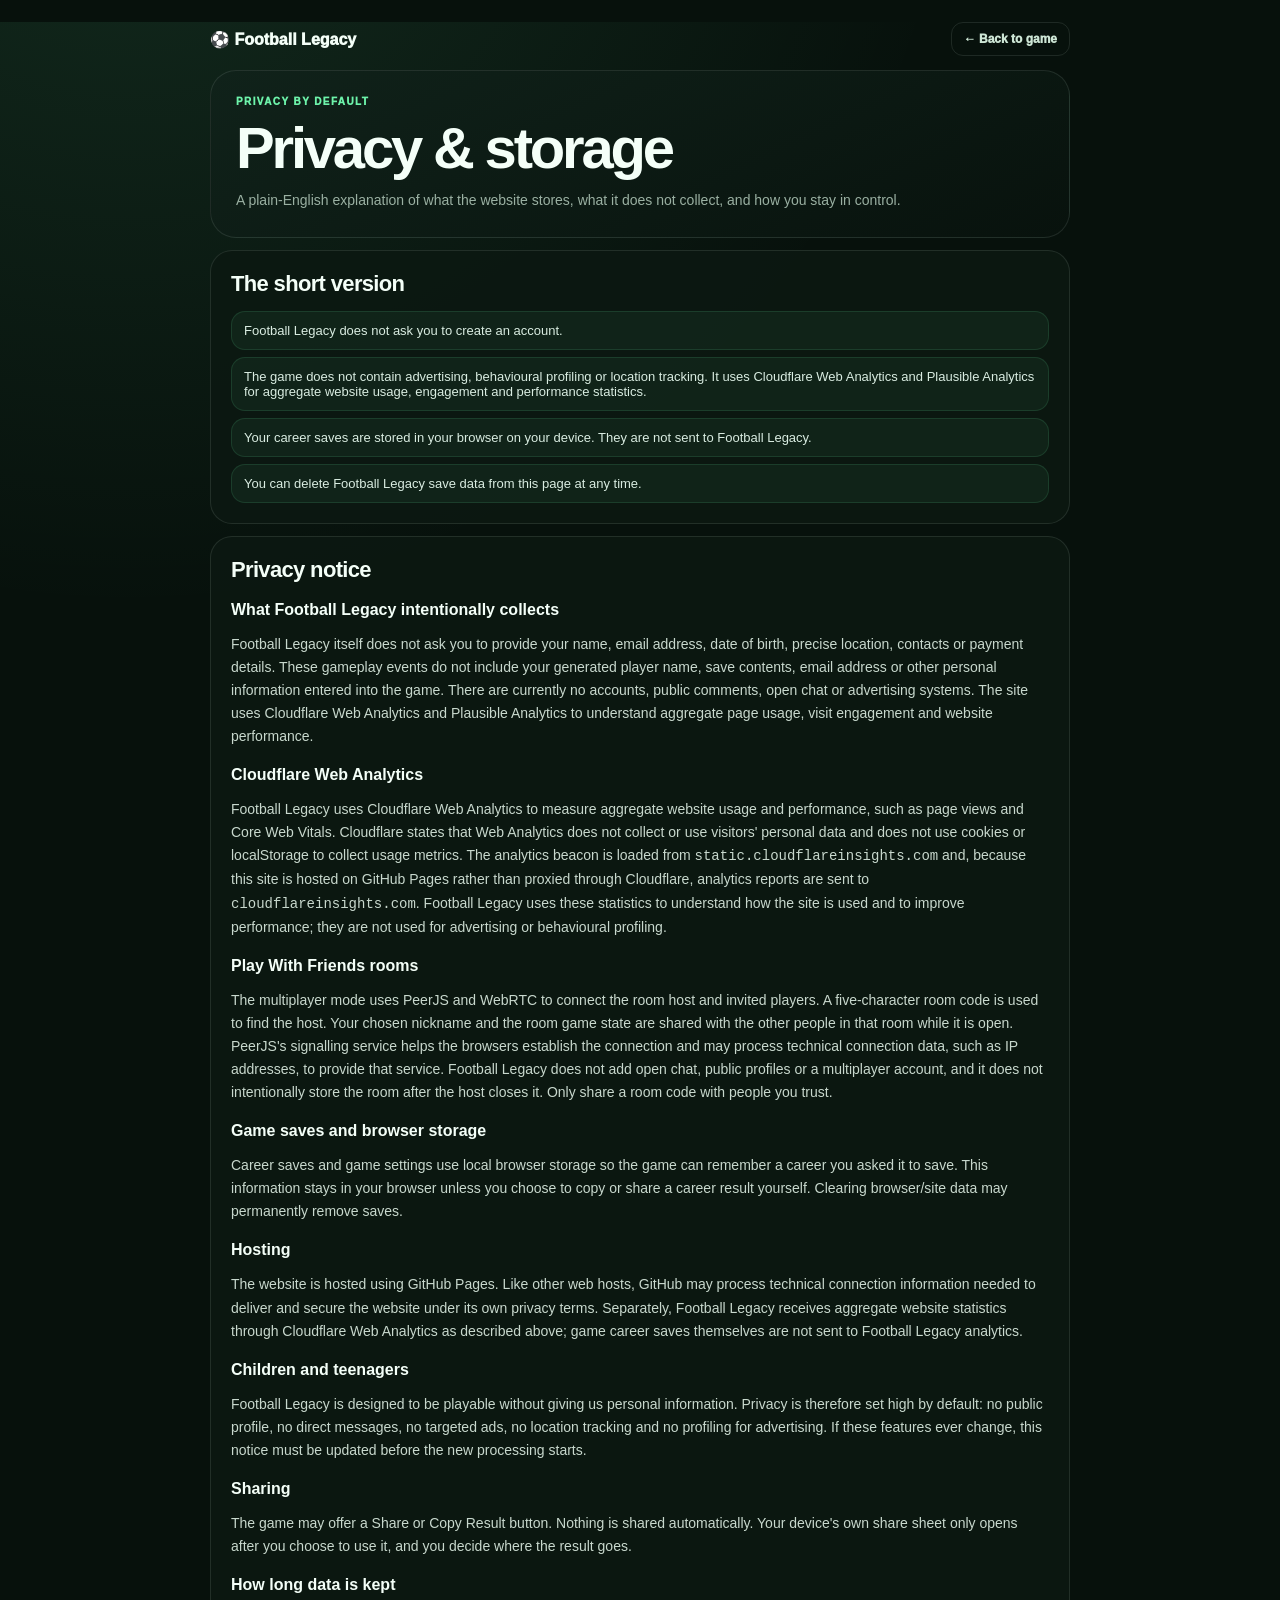
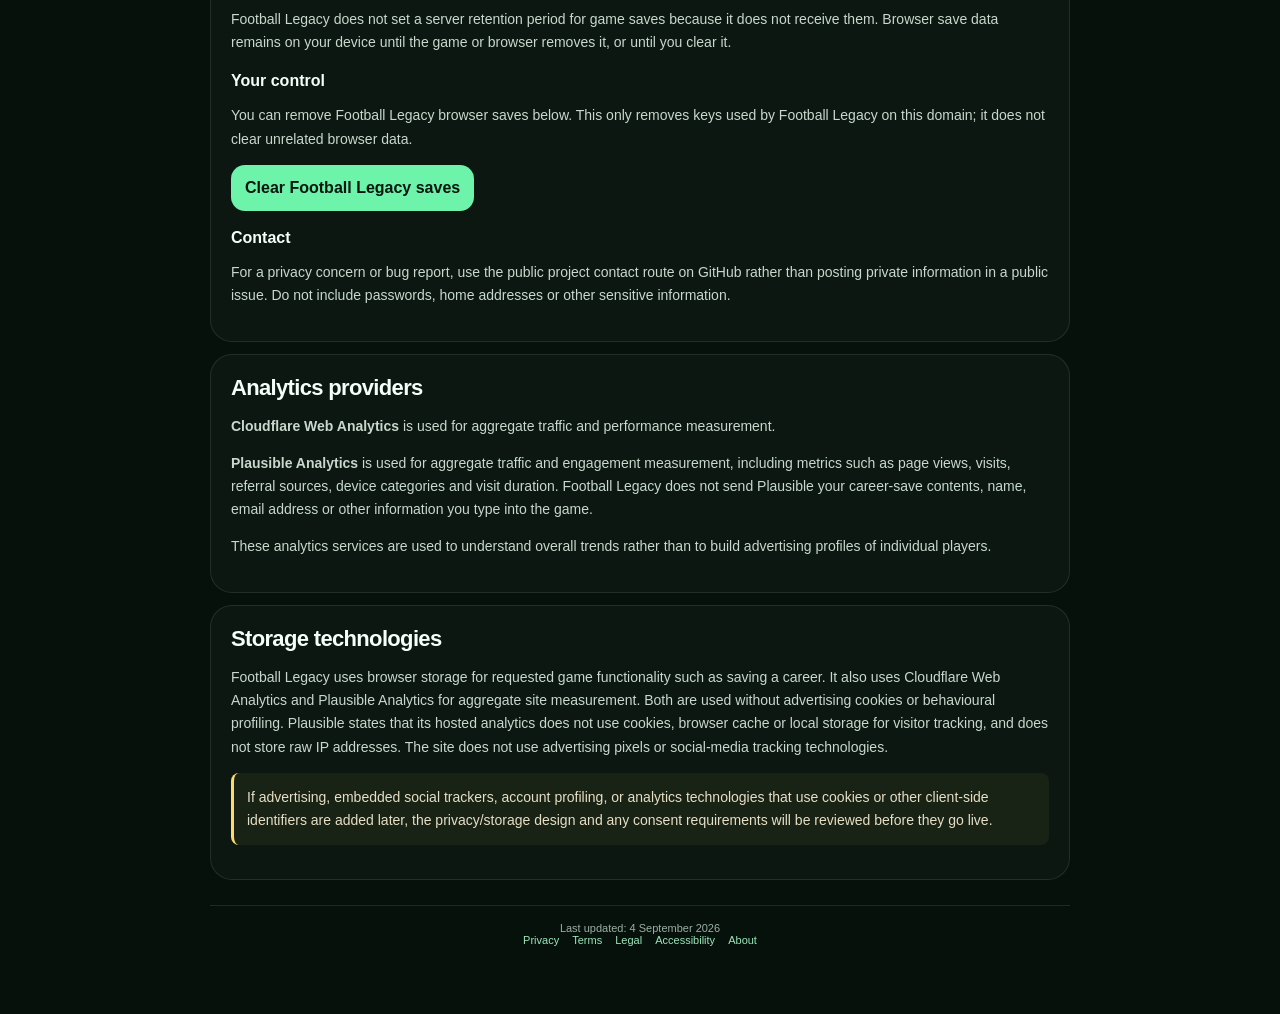
<file: privacy.html>
<!DOCTYPE html>
<html lang="en-GB">
<head>
<meta charset="utf-8">
<meta name="viewport" content="width=device-width,initial-scale=1,viewport-fit=cover">
<meta name="theme-color" content="#07110c">
<meta name="robots" content="index,follow">
<meta http-equiv="Content-Security-Policy" content="default-src &#x27;self&#x27; data: blob:; script-src &#x27;self&#x27; &#x27;unsafe-inline&#x27; https://static.cloudflareinsights.com/beacon.min.js https://plausible.io; style-src &#x27;self&#x27; &#x27;unsafe-inline&#x27;; img-src &#x27;self&#x27; data:; connect-src https://cloudflareinsights.com https://plausible.io; media-src &#x27;self&#x27; data: blob:; object-src &#x27;none&#x27;; base-uri &#x27;self&#x27;; form-action &#x27;self&#x27;">
<title>Privacy &amp; storage — Football Legacy</title>
<link rel="icon" href="favicon.svg">
<link rel="stylesheet" href="legal.css">
<!-- Privacy-friendly analytics by Plausible -->
<script async src="https://plausible.io/js/pa-FkQmcjKmpSAeg7Pyyrnyp.js">
</script>
<script>
  window.plausible=window.plausible||function(){(plausible.q=plausible.q||[]).push(arguments)},plausible.init=plausible.init||function(i){plausible.o=i||{}};
  plausible.init()
</script>
<!-- End Plausible Analytics -->
</head>
<body>
<main class="page">
<div class="brand">
<a href="index.html">⚽ Football Legacy</a>
<a class="back" href="index.html">← Back to game</a>
</div>
<section class="hero">
<div class="ey">PRIVACY BY DEFAULT</div>
<h1>Privacy &amp; storage</h1>
<p>A plain-English explanation of what the website stores, what it does not collect, and how you stay in control.</p>
</section>
<section class="card">
<h2>The short version</h2>
<div class="summary">
<div>Football Legacy does not ask you to create an account.</div>
<div>The game does not contain advertising, behavioural profiling or location tracking. It uses Cloudflare Web Analytics and Plausible Analytics for aggregate website usage, engagement and performance statistics.</div>
<div>Your career saves are stored in your browser on your device. They are not sent to Football Legacy.</div>
<div>You can delete Football Legacy save data from this page at any time.</div>
</div>
</section>
<section class="card">
<h2>Privacy notice</h2>
<h3>What Football Legacy intentionally collects</h3>
<p>Football Legacy itself does not ask you to provide your name, email address, date of birth, precise location, contacts or payment details. These gameplay events do not include your generated player name, save contents, email address or other personal information entered into the game. There are currently no accounts, public comments, open chat or advertising systems. The site uses Cloudflare Web Analytics and Plausible Analytics to understand aggregate page usage, visit engagement and website performance.</p>
<h3>Cloudflare Web Analytics</h3>
<p>Football Legacy uses Cloudflare Web Analytics to measure aggregate website usage and performance, such as page views and Core Web Vitals. Cloudflare states that Web Analytics does not collect or use visitors' personal data and does not use cookies or localStorage to collect usage metrics. The analytics beacon is loaded from <code>static.cloudflareinsights.com</code> and, because this site is hosted on GitHub Pages rather than proxied through Cloudflare, analytics reports are sent to <code>cloudflareinsights.com</code>. Football Legacy uses these statistics to understand how the site is used and to improve performance; they are not used for advertising or behavioural profiling.</p>
<h3>Play With Friends rooms</h3>
<p>The multiplayer mode uses PeerJS and WebRTC to connect the room host and invited players. A five-character room code is used to find the host. Your chosen nickname and the room game state are shared with the other people in that room while it is open. PeerJS's signalling service helps the browsers establish the connection and may process technical connection data, such as IP addresses, to provide that service. Football Legacy does not add open chat, public profiles or a multiplayer account, and it does not intentionally store the room after the host closes it. Only share a room code with people you trust.</p>
<h3>Game saves and browser storage</h3>
<p>Career saves and game settings use local browser storage so the game can remember a career you asked it to save. This information stays in your browser unless you choose to copy or share a career result yourself. Clearing browser/site data may permanently remove saves.</p>
<h3>Hosting</h3>
<p>The website is hosted using GitHub Pages. Like other web hosts, GitHub may process technical connection information needed to deliver and secure the website under its own privacy terms. Separately, Football Legacy receives aggregate website statistics through Cloudflare Web Analytics as described above; game career saves themselves are not sent to Football Legacy analytics.</p>
<h3>Children and teenagers</h3>
<p>Football Legacy is designed to be playable without giving us personal information. Privacy is therefore set high by default: no public profile, no direct messages, no targeted ads, no location tracking and no profiling for advertising. If these features ever change, this notice must be updated before the new processing starts.</p>
<h3>Sharing</h3>
<p>The game may offer a Share or Copy Result button. Nothing is shared automatically. Your device's own share sheet only opens after you choose to use it, and you decide where the result goes.</p>
<h3>How long data is kept</h3>
<p>Football Legacy does not set a server retention period for game saves because it does not receive them. Browser save data remains on your device until the game or browser removes it, or until you clear it.</p>
<h3>Your control</h3>
<p>You can remove Football Legacy browser saves below. This only removes keys used by Football Legacy on this domain; it does not clear unrelated browser data.</p>
<button class="clear" id="clearSaves">Clear Football Legacy saves</button>
<p class="small" id="clearStatus" role="status" aria-live="polite">
</p>
<h3>Contact</h3>
<p>For a privacy concern or bug report, use the public project contact route on GitHub rather than posting private information in a public issue. Do not include passwords, home addresses or other sensitive information.</p>
</section>
<section class="card">
<h2>Analytics providers</h2>
<p>
<b>Cloudflare Web Analytics</b> is used for aggregate traffic and performance measurement.</p>
<p>
<b>Plausible Analytics</b> is used for aggregate traffic and engagement measurement, including metrics such as page views, visits, referral sources, device categories and visit duration. Football Legacy does not send Plausible your career-save contents, name, email address or other information you type into the game.</p>
<p>These analytics services are used to understand overall trends rather than to build advertising profiles of individual players.</p>
</section>
<section class="card">
<h2>Storage technologies</h2>
<p>Football Legacy uses browser storage for requested game functionality such as saving a career. It also uses Cloudflare Web Analytics and Plausible Analytics for aggregate site measurement. Both are used without advertising cookies or behavioural profiling. Plausible states that its hosted analytics does not use cookies, browser cache or local storage for visitor tracking, and does not store raw IP addresses. The site does not use advertising pixels or social-media tracking technologies.</p>
<p class="notice">If advertising, embedded social trackers, account profiling, or analytics technologies that use cookies or other client-side identifiers are added later, the privacy/storage design and any consent requirements will be reviewed before they go live.</p>
</section>
<footer>Last updated: 4 September 2026<br>
<a href="privacy.html">Privacy</a>
<a href="terms.html">Terms</a>
<a href="legal.html">Legal</a>
<a href="accessibility.html">Accessibility</a>
<a href="about.html">About</a>
</footer>
</main>
<script>document.getElementById('clearSaves').addEventListener('click',()=>{if(!confirm('Delete all Football Legacy saves stored in this browser? This cannot be undone.'))return;let n=0;for(let i=localStorage.length-1;i>=0;i--){const k=localStorage.key(i);if(k&&k.startsWith('footballLegacy')){localStorage.removeItem(k);n++}}document.getElementById('clearStatus').textContent=n?`Deleted ${n} Football Legacy save item${n===1?'':'s'} from this browser.`:'No Football Legacy save data was found in this browser.'})</script>
<!-- Cloudflare Web Analytics -->
<script type='module' src='https://static.cloudflareinsights.com/beacon.min.js' data-cf-beacon='{"token": "47ac0108bd6b4fdcb9ddf1dc4eff265b"}'>
</script>
<!-- End Cloudflare Web Analytics -->
</body>
</html>
</file>
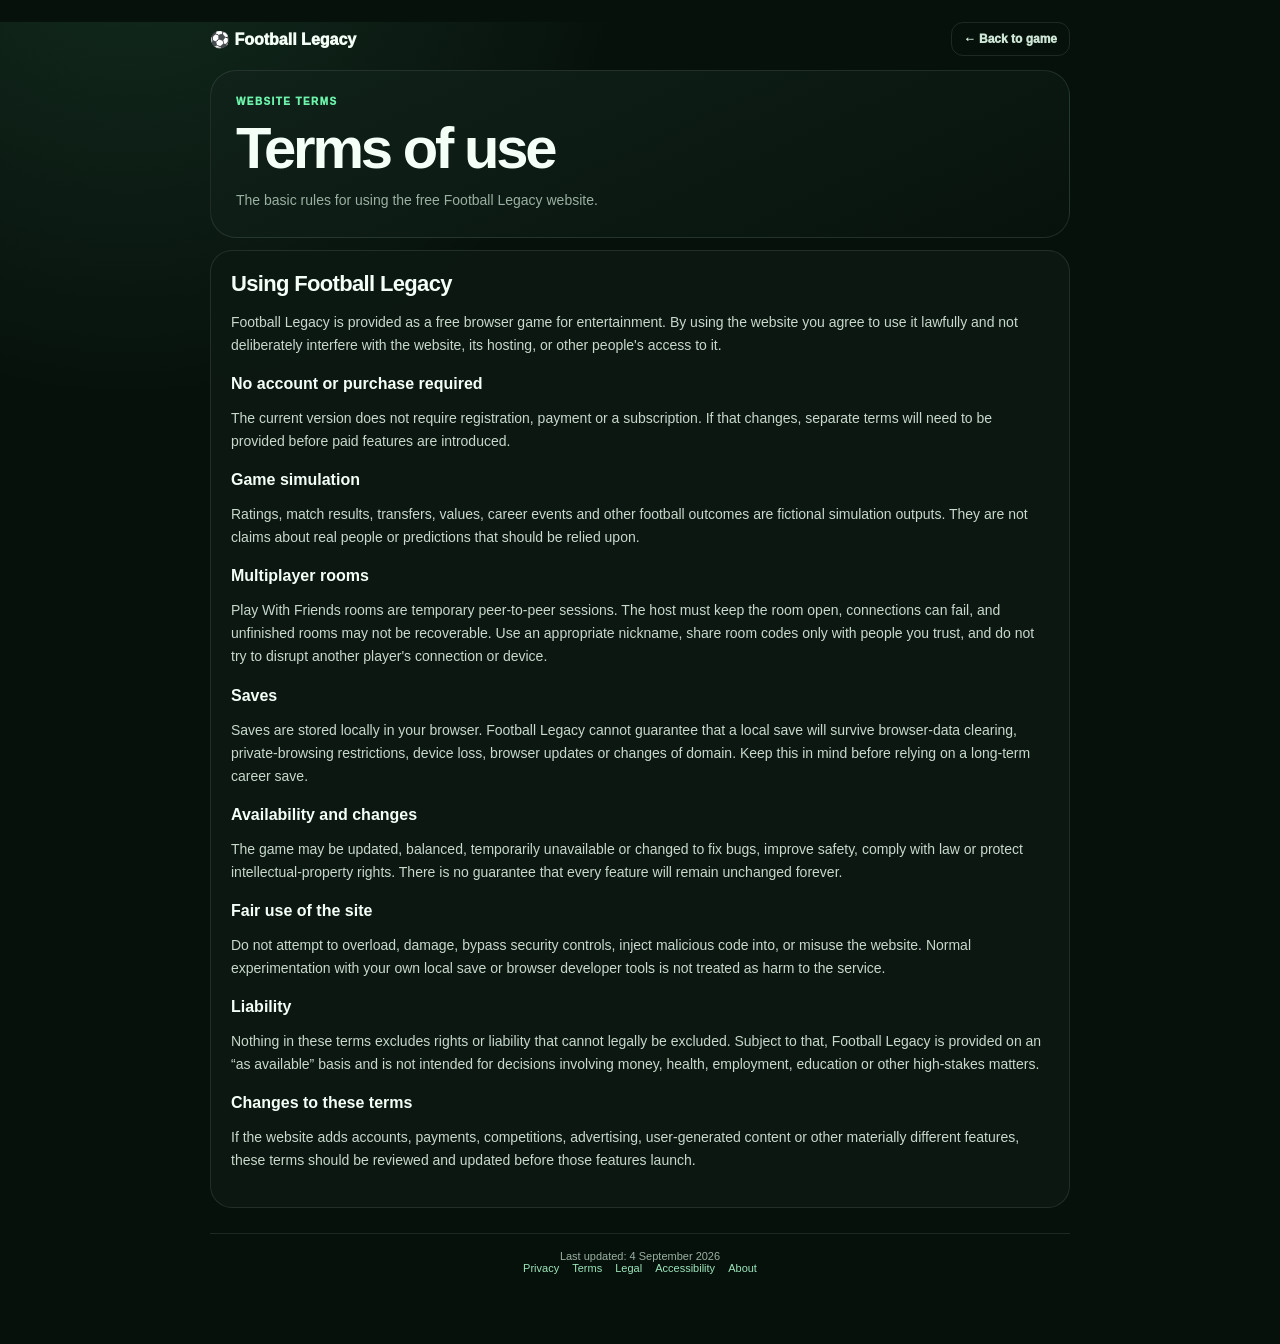
<file: terms.html>
<!DOCTYPE html>
<html lang="en-GB">
<head>
<meta charset="utf-8">
<meta name="viewport" content="width=device-width,initial-scale=1,viewport-fit=cover">
<meta name="theme-color" content="#07110c">
<meta name="robots" content="index,follow">
<meta http-equiv="Content-Security-Policy" content="default-src &#x27;self&#x27; data: blob:; script-src &#x27;self&#x27; &#x27;unsafe-inline&#x27; https://static.cloudflareinsights.com/beacon.min.js https://plausible.io; style-src &#x27;self&#x27; &#x27;unsafe-inline&#x27;; img-src &#x27;self&#x27; data:; connect-src https://cloudflareinsights.com https://plausible.io; media-src &#x27;self&#x27; data: blob:; object-src &#x27;none&#x27;; base-uri &#x27;self&#x27;; form-action &#x27;self&#x27;">
<title>Terms of use — Football Legacy</title>
<link rel="icon" href="favicon.svg">
<link rel="stylesheet" href="legal.css">
<!-- Privacy-friendly analytics by Plausible -->
<script async src="https://plausible.io/js/pa-FkQmcjKmpSAeg7Pyyrnyp.js">
</script>
<script>
  window.plausible=window.plausible||function(){(plausible.q=plausible.q||[]).push(arguments)},plausible.init=plausible.init||function(i){plausible.o=i||{}};
  plausible.init()
</script>
<!-- End Plausible Analytics -->
</head>
<body>
<main class="page">
<div class="brand">
<a href="index.html">⚽ Football Legacy</a>
<a class="back" href="index.html">← Back to game</a>
</div>
<section class="hero">
<div class="ey">WEBSITE TERMS</div>
<h1>Terms of use</h1>
<p>The basic rules for using the free Football Legacy website.</p>
</section>
<section class="card">
<h2>Using Football Legacy</h2>
<p>Football Legacy is provided as a free browser game for entertainment. By using the website you agree to use it lawfully and not deliberately interfere with the website, its hosting, or other people's access to it.</p>
<h3>No account or purchase required</h3>
<p>The current version does not require registration, payment or a subscription. If that changes, separate terms will need to be provided before paid features are introduced.</p>
<h3>Game simulation</h3>
<p>Ratings, match results, transfers, values, career events and other football outcomes are fictional simulation outputs. They are not claims about real people or predictions that should be relied upon.</p>
<h3>Multiplayer rooms</h3>
<p>Play With Friends rooms are temporary peer-to-peer sessions. The host must keep the room open, connections can fail, and unfinished rooms may not be recoverable. Use an appropriate nickname, share room codes only with people you trust, and do not try to disrupt another player's connection or device.</p>
<h3>Saves</h3>
<p>Saves are stored locally in your browser. Football Legacy cannot guarantee that a local save will survive browser-data clearing, private-browsing restrictions, device loss, browser updates or changes of domain. Keep this in mind before relying on a long-term career save.</p>
<h3>Availability and changes</h3>
<p>The game may be updated, balanced, temporarily unavailable or changed to fix bugs, improve safety, comply with law or protect intellectual-property rights. There is no guarantee that every feature will remain unchanged forever.</p>
<h3>Fair use of the site</h3>
<p>Do not attempt to overload, damage, bypass security controls, inject malicious code into, or misuse the website. Normal experimentation with your own local save or browser developer tools is not treated as harm to the service.</p>
<h3>Liability</h3>
<p>Nothing in these terms excludes rights or liability that cannot legally be excluded. Subject to that, Football Legacy is provided on an “as available” basis and is not intended for decisions involving money, health, employment, education or other high-stakes matters.</p>
<h3>Changes to these terms</h3>
<p>If the website adds accounts, payments, competitions, advertising, user-generated content or other materially different features, these terms should be reviewed and updated before those features launch.</p>
</section>
<footer>Last updated: 4 September 2026<br>
<a href="privacy.html">Privacy</a>
<a href="terms.html">Terms</a>
<a href="legal.html">Legal</a>
<a href="accessibility.html">Accessibility</a>
<a href="about.html">About</a>
</footer>
</main>
<!-- Cloudflare Web Analytics -->
<script type='module' src='https://static.cloudflareinsights.com/beacon.min.js' data-cf-beacon='{"token": "47ac0108bd6b4fdcb9ddf1dc4eff265b"}'>
</script>
<!-- End Cloudflare Web Analytics -->
</body>
</html>
</file>
<file: site.css>
*{box-sizing:border-box}:root{--bg:#070b08;--card:#0e1611;--line:rgba(232,245,237,.09);--text:#f4f8f5;--muted:#9aa9a0;--accent:#82d5a7;--gold:#e8d7a2;--blue:#bfd1ff}html{background:var(--bg);scroll-behavior:smooth}body{margin:0;color:var(--text);font-family:Inter,-apple-system,BlinkMacSystemFont,"Segoe UI",sans-serif;background:radial-gradient(circle at 8% -8%,rgba(130,213,167,.13),transparent 28%),radial-gradient(circle at 100% 22%,rgba(122,159,255,.08),transparent 28%),linear-gradient(180deg,#070b08,#0a120d 48%,#070b08);min-height:100vh}.shell{width:min(1120px,100%);margin:auto;padding:10px 14px 50px}.hero{position:relative;overflow:hidden;padding:clamp(24px,5vw,48px);border:1px solid var(--line);border-radius:28px;background:linear-gradient(155deg,#101914,#09100c);box-shadow:0 22px 70px rgba(0,0,0,.28)}.ey{font-size:11px;letter-spacing:.15em;text-transform:uppercase;color:var(--accent);font-weight:950}.hero h1{font-size:clamp(44px,9vw,82px);letter-spacing:-.07em;line-height:.92;margin:10px 0 15px;max-width:850px}.hero p{max-width:760px;color:var(--muted);font-size:clamp(14px,2vw,18px);line-height:1.55}.trust{display:flex;gap:7px;flex-wrap:wrap;margin-top:16px}.trust span{font-size:10px;font-weight:850;padding:7px 10px;border-radius:999px;border:1px solid rgba(130,213,167,.16);background:rgba(130,213,167,.06);color:#c8ead5}.pitch{height:190px;margin-top:25px;position:relative;overflow:hidden;border:1px solid rgba(255,255,255,.08);border-radius:22px;background:linear-gradient(#0a120e 0 44%,#11301f 44% 49%,#1c754c 49%)}.pitch:before{content:"";position:absolute;left:5%;right:5%;bottom:-30px;height:130px;border:2px solid rgba(255,255,255,.46);background:repeating-linear-gradient(90deg,#23895a 0 52px,#1c7a50 52px 104px);transform:perspective(270px) rotateX(20deg)}.pitch:after{content:"";position:absolute;left:50%;top:49%;bottom:0;width:1px;background:rgba(255,255,255,.46)}.section{padding:28px 4px 10px}.section h2{font-size:clamp(30px,5vw,44px);letter-spacing:-.045em;margin:5px 0 7px}.section p{color:var(--muted);max-width:780px}.modes{display:grid;grid-template-columns:repeat(3,minmax(0,1fr));gap:12px}.mode{padding:20px;border:1px solid rgba(130,213,167,.22);border-radius:23px;background:linear-gradient(160deg,#101914,#0b120e);display:flex;flex-direction:column;min-width:0;box-shadow:0 15px 45px rgba(0,0,0,.14)}.mode.express{border-color:rgba(232,215,162,.27)}.mode.story{border-color:rgba(191,209,255,.25)}.adv{align-self:flex-start;padding:6px 9px;border-radius:999px;background:#b6e7c8;color:#07110b;font-size:9px;text-transform:uppercase;letter-spacing:.08em;font-weight:950}.express .adv{background:var(--gold)}.story .adv{background:var(--blue)}.icon{font-size:35px;margin-top:10px}.mode h3{font-size:24px;margin:8px 0 3px;letter-spacing:-.035em}.time{font-size:11px;font-weight:900;color:#a5d8b9;margin-bottom:11px}.mode p{font-size:13px;color:var(--muted);line-height:1.5}.features{display:grid;gap:8px;margin:13px 0 18px;flex:1}.feature{display:grid;grid-template-columns:18px 1fr;gap:6px;font-size:12px;color:#d8e5dc;line-height:1.4}.feature b{color:var(--accent)}.play{display:block;text-align:center;text-decoration:none;min-height:50px;padding:14px 16px;border-radius:15px;border:1px solid rgba(255,255,255,.07);background:#17231c;color:#f4f8f5;font-weight:950}.express .play{background:linear-gradient(135deg,#ead8a2,#cbb568);color:#121008}.story .play{background:#1b263c}.play:hover{filter:brightness(1.08)}.play:focus-visible,a:focus-visible,button:focus-visible{outline:3px solid rgba(130,213,167,.68);outline-offset:3px}.site-note{margin-top:14px;padding:16px 18px;border:1px solid var(--line);border-radius:20px;background:rgba(255,255,255,.025);display:grid;grid-template-columns:1fr auto;gap:12px;align-items:center}.site-note b{display:block}.site-note small{display:block;color:var(--muted);line-height:1.5;margin-top:4px}.site-note a{color:#bdebd0;font-size:12px;font-weight:900;text-decoration:none}.footer{padding:28px 8px 5px;text-align:center;color:var(--muted);font-size:11px;line-height:1.6}.footer a{color:#c8ead5;text-decoration:none;margin:0 5px}@media(max-width:780px){.modes{grid-template-columns:1fr}.site-note{grid-template-columns:1fr}.pitch{height:160px}.hero h1{font-size:52px}}@media(max-width:400px){.hero{padding:21px}.hero h1{font-size:44px}.shell{padding-left:10px;padding-right:10px}}

/* Premium opening title screen */
body.launch-locked{overflow:hidden}
.launch-screen{position:fixed;inset:0;z-index:9999;display:grid;place-items:center;min-height:100dvh;padding:28px 20px;background:radial-gradient(circle at 50% 18%,rgba(130,213,167,.10),transparent 30%),radial-gradient(circle at 14% 85%,rgba(130,213,167,.055),transparent 27%),linear-gradient(180deg,#060907 0%,#080e0a 50%,#050806 100%);overflow:hidden;transition:opacity .38s ease,transform .38s ease}.launch-screen:before{content:"";position:absolute;inset:0;pointer-events:none;background:linear-gradient(90deg,transparent 49.92%,rgba(255,255,255,.025) 50%,transparent 50.08%),linear-gradient(0deg,transparent 49.92%,rgba(255,255,255,.018) 50%,transparent 50.08%);mask-image:linear-gradient(to bottom,transparent 0%,rgba(0,0,0,.42) 42%,rgba(0,0,0,.1) 100%)}.launch-screen.leaving{opacity:0;transform:scale(1.015);pointer-events:none}.launch-inner{position:relative;z-index:2;width:min(900px,100%);text-align:center;display:flex;flex-direction:column;align-items:center}.launch-glow{position:absolute;border-radius:999px;filter:blur(85px);opacity:.28;pointer-events:none}.launch-glow-a{width:310px;height:310px;background:#82d5a7;top:-170px;left:50%;transform:translateX(-50%)}.launch-glow-b{width:220px;height:220px;background:#3f7657;right:-130px;bottom:-70px}.launch-mark{width:58px;height:58px;border-radius:18px;border:1px solid rgba(130,213,167,.22);background:linear-gradient(145deg,rgba(130,213,167,.12),rgba(255,255,255,.025));display:grid;grid-template-columns:1fr 1fr;place-items:center;margin-bottom:30px;box-shadow:inset 0 0 0 1px rgba(255,255,255,.015),0 18px 55px rgba(0,0,0,.28)}.launch-mark span{font-size:19px;font-weight:1000;letter-spacing:-.08em}.launch-mark span:first-child{color:#f4f8f5;justify-self:end}.launch-mark span:last-child{color:#82d5a7;justify-self:start}.launch-kicker{font-size:10px;letter-spacing:.32em;text-transform:uppercase;color:#9fb2a5;font-weight:900;margin-bottom:15px}.launch-wordmark{margin:0;font-size:clamp(46px,10vw,96px);line-height:.88;letter-spacing:-.065em;font-weight:950;color:#f4f8f5;text-wrap:balance}.launch-wordmark strong{color:#82d5a7;font-weight:950}.launch-tagline{margin:19px 0 35px;font-size:clamp(11px,1.5vw,14px);letter-spacing:.24em;color:#91a198;font-weight:850}.launch-play{min-width:190px;min-height:58px;padding:0 30px;border:1px solid rgba(130,213,167,.38);border-radius:17px;background:linear-gradient(135deg,#9be2b9,#72cc99);color:#06100a;display:inline-flex;align-items:center;justify-content:center;gap:12px;font-size:13px;letter-spacing:.18em;font-weight:1000;box-shadow:0 16px 45px rgba(69,174,116,.18),inset 0 1px rgba(255,255,255,.32);transition:transform .18s ease,filter .18s ease,box-shadow .18s ease}.launch-play:hover{transform:translateY(-2px);filter:brightness(1.04);box-shadow:0 20px 54px rgba(69,174,116,.24),inset 0 1px rgba(255,255,255,.32)}.launch-play:active{transform:translateY(0) scale(.985)}.launch-play-icon{font-size:13px;margin-left:2px}.launch-foot{margin-top:24px;color:#68766d;font-size:9px;letter-spacing:.2em;font-weight:850}.launch-screen+.shell{transition:opacity .2s ease}@media(max-width:520px){.launch-mark{width:52px;height:52px;margin-bottom:26px}.launch-wordmark{font-size:clamp(44px,17vw,68px);max-width:360px}.launch-wordmark strong{display:block;margin-top:7px}.launch-tagline{margin:17px 0 31px;font-size:10px;letter-spacing:.19em}.launch-play{width:min(250px,82vw);min-height:56px}.launch-kicker{letter-spacing:.24em}}@media(prefers-reduced-motion:reduce){.launch-screen,.launch-play{transition:none!important}.launch-screen.leaving{transform:none}}
</file>
<file: career-history.css>
/* Football Legacy — Legacy Records */
.flHomeTabs{display:flex;gap:5px;width:max-content;max-width:100%;margin:0 auto 18px;padding:5px;border:1px solid rgba(126,230,166,.14);border-radius:17px;background:rgba(4,14,9,.74);box-shadow:0 12px 34px rgba(0,0,0,.18);backdrop-filter:blur(16px)}
.flHomeTabs button{appearance:none;border:0;min-height:42px;padding:0 19px;border-radius:12px;background:transparent;color:rgba(230,242,234,.62);font:800 11px/1 system-ui,-apple-system,BlinkMacSystemFont,"Segoe UI",sans-serif;letter-spacing:.06em;cursor:pointer;transition:.2s ease;display:flex;align-items:center;gap:8px}
.flHomeTabs button:hover{color:#eef8f1;background:rgba(255,255,255,.035)}
.flHomeTabs button.active{color:#f2fff6;background:linear-gradient(135deg,rgba(77,202,126,.18),rgba(77,202,126,.08));box-shadow:inset 0 0 0 1px rgba(105,230,153,.2)}
.flHomeTabs i{min-width:18px;height:18px;padding:0 5px;border-radius:999px;display:grid;place-items:center;background:rgba(109,231,156,.14);color:#9af0bb;font-style:normal;font-size:9px}
.flHomeTabs i:empty{display:none}
.flLegacyRecords{margin:0 0 26px;scroll-margin-top:20px;color:#edf7f0}
.flRecordsHero{display:flex;align-items:flex-start;justify-content:space-between;gap:18px;padding:23px 24px;border-radius:26px;border:1px solid rgba(121,226,162,.15);background:radial-gradient(circle at 88% 0,rgba(74,210,127,.12),transparent 36%),linear-gradient(145deg,rgba(8,28,18,.94),rgba(5,17,11,.92));box-shadow:0 18px 55px rgba(0,0,0,.2)}
.flArchiveEyebrow,.flPanelTitle small{display:block;color:#72dda0;font-size:9px;font-weight:900;letter-spacing:.16em;text-transform:uppercase}
.flRecordsHero h2{margin:5px 0 5px;font-size:clamp(28px,5vw,44px);letter-spacing:-.045em}.flRecordsHero p{margin:0;max-width:650px;color:rgba(224,239,229,.65);font-size:12px;line-height:1.55}
.flLocalPill{flex:0 0 auto;padding:9px 11px;border:1px solid rgba(113,225,157,.16);border-radius:999px;background:rgba(79,202,127,.07);color:#8be9ad;font-size:9px;font-weight:850;letter-spacing:.03em}
.flSummaryStrip{display:grid;grid-template-columns:repeat(4,minmax(0,1fr));margin-top:11px;border:1px solid rgba(255,255,255,.065);border-radius:22px;overflow:hidden;background:rgba(7,20,13,.85)}
.flSummaryStrip>div{padding:17px 18px;border-right:1px solid rgba(255,255,255,.055)}.flSummaryStrip>div:last-child{border-right:0}.flSummaryStrip small{display:block;color:rgba(226,241,231,.45);font-size:8px;font-weight:900;letter-spacing:.12em}.flSummaryStrip b{display:block;margin-top:6px;font-size:25px;letter-spacing:-.04em}.flSummaryStrip em{font-style:normal;font-size:10px;color:rgba(226,241,231,.4);margin-left:2px}
.flModeRecords{display:grid;grid-template-columns:repeat(3,minmax(0,1fr));gap:10px;margin-top:10px}
.flModeRecord{position:relative;overflow:hidden;padding:17px;border:1px solid rgba(255,255,255,.065);border-radius:21px;background:linear-gradient(145deg,rgba(12,30,20,.94),rgba(6,18,12,.92));box-shadow:0 12px 35px rgba(0,0,0,.13)}
.flModeRecord:before{content:"";position:absolute;inset:0 auto auto 0;width:100%;height:2px;background:linear-gradient(90deg,#5add8e,transparent 70%);opacity:.6}.flMode-express:before{background:linear-gradient(90deg,#72a9ff,transparent 70%)}.flMode-original:before{background:linear-gradient(90deg,#e7bd5c,transparent 70%)}
.flModeRecordTop{display:flex;gap:11px;align-items:center}.flModeIcon{width:38px;height:38px;border-radius:13px;display:grid;place-items:center;background:rgba(255,255,255,.045);font-size:18px}.flModeRecordTop small{display:block;color:rgba(230,242,234,.55);font-size:9px;font-weight:850}.flModeRecordTop strong{display:block;margin-top:2px;font-size:22px;letter-spacing:-.04em}
.flModeRecordMeta{display:flex;gap:12px;margin-top:12px;padding-top:11px;border-top:1px solid rgba(255,255,255,.055);color:rgba(226,240,231,.48);font-size:9px}.flModeRecordMeta b{color:#eaf7ee}.flModeBest{min-height:55px;margin-top:12px}.flModeBest span{display:block;color:#74d99c;font-size:8px;font-weight:900;letter-spacing:.08em;text-transform:uppercase}.flModeBest b{display:block;margin-top:4px;font-size:11px}.flModeBest small,.flModeEmpty{display:block;margin-top:3px;color:rgba(226,240,231,.46);font-size:8.5px;line-height:1.4}.flModeEmpty{min-height:55px;margin-top:12px}.flModeRecord>a{display:inline-block;margin-top:10px;color:#8eeab0;text-decoration:none;font-size:9px;font-weight:850}
.flArchiveGrid{display:grid;grid-template-columns:1.35fr .85fr;gap:10px;margin-top:10px}.flArchivePanel{margin-top:10px;padding:18px;border-radius:22px;border:1px solid rgba(255,255,255,.065);background:linear-gradient(145deg,rgba(10,28,18,.91),rgba(6,18,12,.89));box-shadow:0 15px 40px rgba(0,0,0,.12)}.flArchiveGrid>.flArchivePanel{margin-top:0}.flPanelTitle{display:flex;justify-content:space-between;align-items:flex-start;gap:12px}.flPanelTitle h3{margin:4px 0 0;font-size:15px}.flPanelTitle>span{padding:7px 9px;border-radius:10px;background:rgba(255,255,255,.04);color:rgba(230,242,234,.58);font-size:8px;font-weight:800}
.flBestCareer{background:radial-gradient(circle at 82% 15%,rgba(238,193,82,.11),transparent 32%),linear-gradient(145deg,rgba(15,31,20,.96),rgba(7,19,12,.92))}.flBestBody{display:flex;align-items:center;gap:18px;margin-top:14px}.flBestScore{width:104px;height:104px;flex:0 0 104px;border-radius:31px;display:grid;place-items:center;align-content:center;background:rgba(92,215,139,.08);border:1px solid rgba(92,215,139,.22);box-shadow:inset 0 0 35px rgba(70,207,124,.05)}.flBestScore.great,.flBestScore.elite{background:rgba(235,193,82,.08);border-color:rgba(235,193,82,.26)}.flBestScore strong{font-size:36px;line-height:1;letter-spacing:-.06em}.flBestScore small{margin-top:5px;color:rgba(230,242,234,.45);font-size:7px;font-weight:900;letter-spacing:.12em}.flBestInfo{min-width:0}.flBestInfo h4{margin:0;font-size:20px}.flBestInfo p{margin:4px 0 0;color:rgba(230,242,234,.5);font-size:9px}.flBestStats{display:grid;grid-template-columns:repeat(2,minmax(0,1fr));gap:6px;margin-top:12px}.flBestStats span{padding:8px 9px;border-radius:11px;background:rgba(255,255,255,.035);color:rgba(230,242,234,.45);font-size:8px}.flBestStats b{color:#f1faf4;font-size:11px;margin-right:2px}
.flTotalsGrid{display:grid;grid-template-columns:repeat(2,minmax(0,1fr));gap:7px;margin-top:14px}.flTotalsGrid>div{padding:11px;border-radius:13px;background:rgba(255,255,255,.034);border:1px solid rgba(255,255,255,.04)}.flTotalsGrid b{display:block;font-size:17px}.flTotalsGrid small{display:block;margin-top:3px;color:rgba(230,242,234,.45);font-size:8px}
.flRecordTiles{display:grid;grid-template-columns:repeat(3,minmax(0,1fr));gap:7px;margin-top:13px}.flRecordTile{display:flex;align-items:center;gap:10px;padding:11px;border-radius:14px;background:rgba(255,255,255,.03);border:1px solid rgba(255,255,255,.045);min-width:0}.flRecordTile>span{width:31px;height:31px;flex:0 0 31px;border-radius:10px;display:grid;place-items:center;background:rgba(89,217,139,.08);font-size:14px}.flRecordTile div{min-width:0}.flRecordTile small{display:block;color:rgba(230,242,234,.45);font-size:7px;font-weight:850;text-transform:uppercase;letter-spacing:.07em}.flRecordTile b{display:block;overflow:hidden;text-overflow:ellipsis;white-space:nowrap;margin-top:2px;font-size:13px}.flRecordTile em{display:block;overflow:hidden;text-overflow:ellipsis;white-space:nowrap;margin-top:2px;color:rgba(230,242,234,.36);font-size:7px;font-style:normal}
.flRecentList{display:grid;gap:6px;margin-top:13px}.flRecentCareer{display:grid;grid-template-columns:35px minmax(0,1fr) auto;align-items:center;gap:9px;padding:9px 10px;border-radius:14px;background:rgba(255,255,255,.028);border:1px solid rgba(255,255,255,.04)}.flRecentMode{width:34px;height:34px;border-radius:11px;display:grid;place-items:center;background:rgba(255,255,255,.04);font-size:15px}.flRecentMain{min-width:0}.flRecentMain b,.flRecentMain span,.flRecentMain small{display:block;overflow:hidden;text-overflow:ellipsis;white-space:nowrap}.flRecentMain b{font-size:10px}.flRecentMain span{margin-top:2px;color:rgba(230,242,234,.54);font-size:8px}.flRecentMain small{margin-top:2px;color:rgba(230,242,234,.32);font-size:7px}.flRecentScore{min-width:52px;text-align:center;padding:7px 8px;border-radius:11px;background:rgba(89,217,139,.07);border:1px solid rgba(89,217,139,.14);font-size:16px;font-weight:950}.flRecentScore.great,.flRecentScore.elite{color:#edcc72;background:rgba(235,193,82,.07);border-color:rgba(235,193,82,.14)}.flRecentScore small{font-size:7px;color:rgba(230,242,234,.4);margin-left:1px}
.flArchiveEmpty{text-align:center;margin-top:10px;padding:36px 22px;border-radius:24px;border:1px dashed rgba(112,224,155,.2);background:rgba(8,24,15,.75)}.flArchiveEmptyIcon{width:58px;height:58px;margin:0 auto 13px;border-radius:18px;display:grid;place-items:center;background:rgba(88,216,137,.09);font-size:25px}.flArchiveEmpty h3{margin:0;font-size:18px}.flArchiveEmpty p{max-width:600px;margin:8px auto 16px;color:rgba(230,242,234,.52);font-size:10px;line-height:1.55}.flArchiveEmpty button{border:1px solid rgba(102,225,149,.28);border-radius:13px;background:rgba(82,210,131,.12);color:#a1f2bf;padding:10px 15px;font-weight:900;font-size:9px;cursor:pointer}
@media(max-width:760px){.flRecordsHero{padding:18px;display:block}.flLocalPill{display:inline-block;margin-top:13px}.flSummaryStrip{grid-template-columns:repeat(2,minmax(0,1fr))}.flSummaryStrip>div:nth-child(2){border-right:0}.flSummaryStrip>div:nth-child(-n+2){border-bottom:1px solid rgba(255,255,255,.055)}.flModeRecords{grid-template-columns:1fr}.flArchiveGrid{grid-template-columns:1fr}.flRecordTiles{grid-template-columns:repeat(2,minmax(0,1fr))}.flBestBody{align-items:flex-start}.flBestScore{width:86px;height:86px;flex-basis:86px;border-radius:26px}.flBestScore strong{font-size:30px}}
@media(max-width:460px){.flHomeTabs{width:100%}.flHomeTabs button{flex:1;justify-content:center;padding:0 10px}.flSummaryStrip>div{padding:14px}.flRecordTiles{grid-template-columns:1fr}.flBestBody{gap:12px}.flBestStats{grid-template-columns:1fr 1fr}.flRecentCareer{grid-template-columns:32px minmax(0,1fr) auto}}
</file>
<file: legal.css>
*{box-sizing:border-box}:root{--bg:#07110c;--panel:#0d1812;--text:#f4fff8;--muted:#9ab0a2;--line:rgba(236,255,243,.10);--accent:#6df3aa}html{background:var(--bg)}body{margin:0;background:radial-gradient(circle at 10% -10%,rgba(109,243,170,.12),transparent 28%),var(--bg);color:var(--text);font-family:Inter,-apple-system,BlinkMacSystemFont,"Segoe UI",sans-serif}.page{width:min(860px,calc(100% - 24px));margin:22px auto 70px}.brand{display:flex;justify-content:space-between;align-items:center;gap:12px;margin-bottom:14px}.brand a{color:var(--text);text-decoration:none;font-weight:950}.back{padding:9px 12px;border:1px solid var(--line);border-radius:12px;color:#cde6d5!important;font-size:12px}.hero{padding:25px;border:1px solid var(--line);border-radius:26px;background:linear-gradient(155deg,#10221a,#08120d)}.ey{color:var(--accent);font-size:10px;font-weight:950;letter-spacing:.14em;text-transform:uppercase}.hero h1{font-size:clamp(36px,7vw,58px);letter-spacing:-.055em;margin:7px 0 9px}.hero p{color:var(--muted);line-height:1.55;margin:0}.card{margin-top:12px;padding:20px;border:1px solid var(--line);border-radius:22px;background:rgba(13,24,18,.92)}h2{font-size:22px;letter-spacing:-.03em;margin:0 0 8px}h3{font-size:16px;margin:18px 0 7px}p,li{color:#c8d8cd;line-height:1.65;font-size:14px}a{color:#9be5ba}.summary{display:grid;gap:7px;margin-top:14px}.summary div{padding:11px 12px;border-radius:14px;background:rgba(109,243,170,.055);border:1px solid rgba(109,243,170,.12);font-size:13px;color:#d9ece1}.notice{padding:13px;border-left:3px solid #ffd96c;background:rgba(255,217,108,.06);color:#e6dec5;border-radius:8px}.danger{border-left-color:#ff8190;background:rgba(255,129,144,.055)}button{font:inherit;cursor:pointer;min-height:46px;border:0;border-radius:14px;padding:11px 14px;font-weight:900}.clear{background:#6df3aa;color:#04160d}.small{font-size:11px;color:var(--muted)}footer{margin-top:25px;padding-top:16px;border-top:1px solid var(--line);text-align:center;color:var(--muted);font-size:11px}footer a{margin:0 5px;text-decoration:none}a:focus-visible,button:focus-visible{outline:3px solid rgba(109,243,170,.65);outline-offset:3px}@media(max-width:520px){.hero,.card{padding:18px}}
</file>
<file: honours-cinema.css>
/* Football Legacy honours cinema v104. Presentation only; game screens, rarity cards and reviews are untouched. */
.modal:has(.flCinema),#flash:has(.flCinema){padding:24px!important;z-index:60000!important;background:#030609!important;backdrop-filter:none!important;overflow:auto}
.modal:has(.flCinema) .modalCard,#flash:has(.flCinema) .flashCard{width:min(1180px,100%)!important;max-width:none!important;max-height:none!important;padding:0!important;border:1px solid #ffffff13!important;border-radius:8px!important;background:none!important;box-shadow:0 30px 100px #0009!important;overflow:hidden!important;animation:none!important}
.flCinema{--cinema-accent:#d9c59c;--cinema-rgb:207,180,126;--cinema-bg:#100e17;box-sizing:border-box;position:relative;isolation:isolate;overflow:hidden;color:#f7f5ee;background:var(--cinema-bg);height:min(760px,calc(100dvh - 50px));min-height:610px;padding:30px 48px 26px;text-align:left;font-family:Arial,Helvetica,sans-serif;display:flex;flex-direction:column;border-radius:7px;outline:none;transform:translateZ(0);-webkit-font-smoothing:antialiased}
.flCinema *{box-sizing:border-box;text-shadow:none!important}
.flCinema[data-scene="premier"]{--cinema-bg:#140b24;--cinema-accent:#e6d0a0;--cinema-rgb:146,76,222}
.flCinema[data-scene="europe"]{--cinema-bg:#061326;--cinema-accent:#b3d7ff;--cinema-rgb:59,133,230}
.flCinema[data-scene="euros"]{--cinema-bg:#071525;--cinema-accent:#e4edf5;--cinema-rgb:82,145,205}
.flCinema[data-scene="world"]{--cinema-bg:#061c19;--cinema-accent:#e8cf96;--cinema-rgb:57,150,123}
.flCinema[data-scene="ballon"]{--cinema-bg:#100e0b;--cinema-accent:#e0c18a;--cinema-rgb:164,121,47}
.flCinema[data-scene="global"]{--cinema-bg:#0e1020;--cinema-accent:#ced6ff;--cinema-rgb:117,123,223}
.flCinema[data-scene="goldenboot"]{--cinema-bg:#171108;--cinema-accent:#efce72;--cinema-rgb:194,145,45}
.flCinema[data-scene="goldenglove"]{--cinema-bg:#07131d;--cinema-accent:#c6e5f7;--cinema-rgb:92,151,190}
.flCinema[data-scene="youth"]{--cinema-bg:#111525;--cinema-accent:#c8d7ff;--cinema-rgb:112,139,205}
.flCinema[data-scene="playeraward"]{--cinema-bg:#171309;--cinema-accent:#e2ca95;--cinema-rgb:166,133,64}
.flCinema[data-scene="worldxi"]{--cinema-bg:#08131a;--cinema-accent:#bfe2d8;--cinema-rgb:81,153,133}
.flCinema[data-scene="continental"]{--cinema-bg:#0b1422;--cinema-accent:#c7dbf2;--cinema-rgb:84,127,179}
.flCinema[data-scene="international"]{--cinema-bg:#0b1b18;--cinema-accent:#dfd2a4;--cinema-rgb:88,143,126}
.flCinema[data-scene="cup"]{--cinema-bg:#1d0d13;--cinema-accent:#e6c9c4;--cinema-rgb:166,63,82}
.flCinema[data-scene="award"]{--cinema-bg:#171309;--cinema-accent:#e2ca95;--cinema-rgb:166,133,64}

.flCinemaHeader,.flCinemaFooter{position:relative;z-index:12;display:flex;align-items:center;justify-content:space-between;gap:22px;flex-shrink:0}
.flCinemaHeader{border-bottom:1px solid #ffffff16;padding-bottom:20px}
.flCinemaBrand{font-size:20px;font-weight:800;letter-spacing:-1px;white-space:nowrap;color:inherit;text-decoration:none}
.flCinemaBrand>span{color:var(--cinema-accent);margin:0 8px 0 3px;font-weight:400}
.flCinemaBrand b{font-size:9px;letter-spacing:2.1px;vertical-align:middle}
.flCinemaEdition{font-size:10px;letter-spacing:2px;color:#dad9ddb3;white-space:nowrap}

.flCinemaAtmosphere{position:absolute;inset:0;z-index:-1;overflow:hidden;pointer-events:none}
.flCinemaWash{position:absolute;inset:0;background:radial-gradient(ellipse at 73% 42%,rgba(var(--cinema-rgb),.31),transparent 52%),linear-gradient(120deg,#0007,transparent 60%);opacity:0}
.flCinemaHorizon{position:absolute;left:44%;right:-20%;height:38%;top:57%;border-top:1px solid rgba(var(--cinema-rgb),.4);border-radius:50%;background:radial-gradient(ellipse at 50% 0,rgba(var(--cinema-rgb),.13),transparent 68%);opacity:0}
.flCinemaStandard{display:none;position:absolute;top:0;width:100px;height:78%;background:linear-gradient(90deg,transparent,rgba(var(--cinema-rgb),.15),rgba(var(--cinema-rgb),.025));border-left:1px solid rgba(var(--cinema-rgb),.24);clip-path:polygon(0 0,100% 0,100% 100%,50% 92%,0 100%);opacity:0}
.flCinemaStandardLeft{left:56%}.flCinemaStandardRight{right:7%}
.flCinema[data-scene="premier"] .flCinemaStandard,.flCinema[data-scene="league"] .flCinemaStandard,.flCinema[data-scene="cup"] .flCinemaStandard{display:block}
.flCinemaLines{position:absolute;inset:0;display:none;opacity:.5}
.flCinemaLines i{position:absolute;width:1px;top:-15%;height:112%;background:linear-gradient(transparent,rgba(var(--cinema-rgb),.5),transparent);transform-origin:50% 50%;opacity:0}
.flCinemaLines i:nth-child(1){left:51%;rotate:26deg}.flCinemaLines i:nth-child(2){left:62%;rotate:13deg}.flCinemaLines i:nth-child(3){left:73%;rotate:0deg}.flCinemaLines i:nth-child(4){left:84%;rotate:-13deg}.flCinemaLines i:nth-child(5){left:95%;rotate:-26deg}
.flCinema[data-scene="europe"] .flCinemaLines,.flCinema[data-scene="euros"] .flCinemaLines,.flCinema[data-scene="ballon"] .flCinemaLines,.flCinema[data-scene="global"] .flCinemaLines,.flCinema[data-scene="goldenboot"] .flCinemaLines,.flCinema[data-scene="goldenglove"] .flCinemaLines,.flCinema[data-scene="playeraward"] .flCinemaLines{display:block}
.flCinema[data-scene="ballon"] .flCinemaLines i{rotate:0deg;opacity:.3}
.flCinemaOrbit{position:absolute;width:620px;height:620px;left:calc(73% - 310px);top:calc(46% - 310px);border:1px solid rgba(var(--cinema-rgb),.3);border-radius:50%;display:none;opacity:0}
.flCinemaOrbit i{position:absolute;inset:10%;border:1px solid rgba(var(--cinema-rgb),.2);border-radius:50%}.flCinemaOrbit i:nth-child(2){inset:0 28%}.flCinemaOrbit i:nth-child(3){inset:28% 0}
.flCinema[data-scene="world"] .flCinemaOrbit,.flCinema[data-scene="global"] .flCinemaOrbit,.flCinema[data-scene="worldxi"] .flCinemaOrbit{display:block}

/* Existing approved opening layout. Envelope scenes replace only this temporary intro, not the final composition. */
.flCinemaIntro{position:absolute;inset:110px 35px 100px;z-index:10;display:flex;flex-direction:column;justify-content:center;align-items:center;text-align:center;pointer-events:none}
.flCinema[data-intro^="envelope"] .flCinemaIntro,.flCinema[data-intro="direct"] .flCinemaIntro{display:none}
.flCinemaIntroOverline{font-size:10px;line-height:1.6;letter-spacing:3px;text-transform:uppercase;color:var(--cinema-accent);margin-bottom:26px;max-width:600px}
.flCinemaIntroLine{display:block;font-family:Georgia,'Times New Roman',serif;font-size:clamp(30px,4.2vw,58px);line-height:1.16;letter-spacing:-1.8px;color:#f3eee5}
.flCinemaIntro>i{height:1px;width:75px;margin-top:35px;background:var(--cinema-accent);transform-origin:left}

/* Envelope + name card for major individual honours. */
.flCinemaAnnouncement{position:absolute;inset:88px 30px 90px;z-index:11;display:flex;align-items:center;justify-content:center;pointer-events:none;opacity:0}
.flCinemaEnvelope{position:relative;width:330px;height:205px;perspective:900px;filter:drop-shadow(0 28px 42px #0009)}
.flCinemaEnvelopeBack,.flCinemaEnvelopeFront,.flCinemaEnvelopeFlap{position:absolute;inset:0;border:1px solid color-mix(in srgb,var(--cinema-accent) 38%,white 6%);background:#19161b}
.flCinemaEnvelopeBack{background:linear-gradient(145deg,#2d292d,#151317 65%)}
.flCinemaEnvelopeFront{clip-path:polygon(0 42%,50% 75%,100% 42%,100% 100%,0 100%);background:linear-gradient(150deg,#252127,#171419)}
.flCinemaEnvelopeFlap{height:58%;transform-origin:50% 0;clip-path:polygon(0 0,100% 0,50% 100%);background:linear-gradient(160deg,#343036,#1a171c);backface-visibility:hidden}
.flCinemaSeal{position:absolute;left:50%;top:48%;width:44px;height:44px;border-radius:50%;transform:translate(-50%,-50%);display:grid;place-items:center;background:var(--cinema-accent);color:#17141c;font:800 10px/1 Arial;letter-spacing:-.5px;border:3px double #17141c;z-index:4}
.flCinemaEnvelopeCard{position:absolute;left:6%;right:6%;top:8%;height:174px;padding:31px 24px 24px;background:#f0eadf;color:#18151a;border:1px solid #fff;box-shadow:0 12px 26px #0008;text-align:center;z-index:1;opacity:0}
.flCinemaEnvelopeCard:before{content:'';position:absolute;inset:11px;border:1px solid #b9a982}
.flCinemaEnvelopeCard span,.flCinemaEnvelopeCard strong,.flCinemaEnvelopeCard small{position:relative;z-index:1;display:block}
.flCinemaEnvelopeCard span{font-size:8px;letter-spacing:2.2px;color:#73674f;margin-bottom:23px}
.flCinemaEnvelopeCard strong{font-family:Georgia,'Times New Roman',serif;font-size:29px;line-height:1.08;font-weight:400;letter-spacing:-.7px;overflow-wrap:anywhere}
.flCinemaEnvelopeCard small{font-size:8px;letter-spacing:1.6px;text-transform:uppercase;color:#786f66;margin-top:13px;overflow-wrap:anywhere}

.flCinemaComposition{position:relative;z-index:2;flex:1;min-height:0;display:grid;grid-template-columns:1.06fr 1fr;gap:30px;align-items:center}
.flCinemaCopy{grid-column:1;grid-row:1;min-width:0;padding:24px 0}
.flCinemaArt{grid-column:2;grid-row:1;position:relative;align-self:stretch;display:flex;align-items:center;justify-content:center;min-height:0;isolation:isolate}
.flCinemaTrophyWrap{width:min(100%,430px);opacity:0;position:relative;z-index:5;filter:drop-shadow(0 30px 30px #0006);display:flex;align-items:center;justify-content:center}
.flCinemaTrophy{display:block;width:100%;height:440px;max-height:460px;object-fit:contain;object-position:center center}
.flCinema[data-scene="goldenboot"] .flCinemaTrophy,.flCinema[data-scene="goldenglove"] .flCinemaTrophy{height:380px}
.flCinemaArtRule{position:absolute;bottom:13%;width:75%;height:1px;background:linear-gradient(90deg,transparent,var(--cinema-accent),transparent);opacity:0;z-index:4}
.flCinemaArtCaption{position:absolute;bottom:7%;font-size:8px;letter-spacing:3.3px;color:var(--cinema-accent);opacity:0;text-align:center;z-index:5}

/* Stage effects are confined to the artwork side so they cannot cover copy or the Continue button. */
.flCinemaStageFx{position:absolute;inset:4% 1% 7%;z-index:1;overflow:hidden;pointer-events:none}
.flCinemaStageGlow{position:absolute;left:50%;top:66%;width:74%;height:36%;transform:translate(-50%,-50%);border-radius:50%;background:radial-gradient(ellipse,rgba(var(--cinema-rgb),.42),rgba(var(--cinema-rgb),.1) 45%,transparent 72%);filter:blur(5px);opacity:0}
.flCinemaPedestal{position:absolute;left:50%;bottom:10%;width:68%;height:34px;transform:translateX(-50%);border-radius:50%;background:radial-gradient(ellipse at center,rgba(var(--cinema-rgb),.3),rgba(255,255,255,.08) 34%,transparent 72%);border-top:1px solid rgba(var(--cinema-rgb),.34);opacity:0}
.flCinemaPedestal i{position:absolute;left:16%;right:16%;top:5px;height:14px;border-radius:50%;border-top:1px solid #ffffff1e}
.flCinemaSpotlights{position:absolute;inset:-12% -5% 9%;z-index:-1}
.flCinemaSpotlights i{position:absolute;bottom:2%;width:34%;height:112%;opacity:0;clip-path:polygon(47% 100%,53% 100%,100% 0,0 0);background:linear-gradient(to top,rgba(var(--cinema-rgb),.1),rgba(var(--cinema-rgb),.34) 55%,rgba(255,255,255,.14));filter:blur(2px);mix-blend-mode:screen}
.flCinemaSpotlights i:nth-child(1){left:-2%;rotate:-14deg}.flCinemaSpotlights i:nth-child(2){left:33%;width:34%}.flCinemaSpotlights i:nth-child(3){right:-2%;rotate:14deg}
.flCinemaTrophyGleam{position:absolute;z-index:7;left:50%;top:50%;width:min(100%,430px);height:440px;transform:translate(-170%,-50%);opacity:0;background:linear-gradient(106deg,transparent 38%,rgba(255,255,255,.05) 44%,rgba(255,255,255,.9) 50%,rgba(255,240,190,.16) 55%,transparent 62%);-webkit-mask:var(--fl-trophy-mask) center/contain no-repeat;mask:var(--fl-trophy-mask) center/contain no-repeat;mix-blend-mode:screen}
.flCinemaCameraFlashes{position:absolute;inset:0;z-index:8}
.flCinemaCameraFlashes i{position:absolute;width:80px;height:80px;border-radius:50%;background:radial-gradient(circle,#fff 0 4%,#fff9 5%,transparent 55%);opacity:0;filter:blur(.2px)}
.flCinemaCameraFlashes i:nth-child(1){left:3%;top:20%}.flCinemaCameraFlashes i:nth-child(2){right:6%;top:28%}.flCinemaCameraFlashes i:nth-child(3){left:13%;bottom:17%}.flCinemaCameraFlashes i:nth-child(4){right:10%;bottom:19%}
.flCinemaParticles{position:absolute;inset:6% 8% 12%;z-index:6}
.flCinemaParticles i{position:absolute;width:3px;height:15px;background:linear-gradient(var(--cinema-accent),#fff8);border-radius:4px;opacity:0}
.flCinemaParticles i:nth-child(1){left:8%;bottom:3%;rotate:18deg}.flCinemaParticles i:nth-child(2){left:19%;bottom:8%;rotate:-25deg}.flCinemaParticles i:nth-child(3){left:31%;bottom:1%;rotate:31deg}.flCinemaParticles i:nth-child(4){left:44%;bottom:10%;rotate:-12deg}.flCinemaParticles i:nth-child(5){right:42%;bottom:2%;rotate:23deg}.flCinemaParticles i:nth-child(6){right:28%;bottom:9%;rotate:-32deg}.flCinemaParticles i:nth-child(7){right:16%;bottom:1%;rotate:13deg}.flCinemaParticles i:nth-child(8){right:5%;bottom:7%;rotate:-20deg}
.flCinemaTunnel{display:none;position:absolute;inset:8% 7% 16%;perspective:700px;z-index:-2}
.flCinema[data-scene="europe"] .flCinemaTunnel,.flCinema[data-scene="euros"] .flCinemaTunnel{display:block}
.flCinemaTunnel i{position:absolute;left:50%;top:46%;width:84%;height:72%;transform:translate(-50%,-50%) scale(var(--t));border:1px solid rgba(var(--cinema-rgb),.22);border-radius:48% 48% 12% 12%;opacity:0}
.flCinemaTunnel i:nth-child(1){--t:1}.flCinemaTunnel i:nth-child(2){--t:.8}.flCinemaTunnel i:nth-child(3){--t:.62}.flCinemaTunnel i:nth-child(4){--t:.46}.flCinemaTunnel i:nth-child(5){--t:.32}

/* V104.7 — clean editorial award winner. Deliberately flat, graphic and consistent with Football Legacy. */
.flCinemaPlayerFigure{position:absolute;z-index:3;right:-1.5%;bottom:4.8%;width:215px;height:318px;opacity:0;filter:drop-shadow(0 23px 16px rgba(0,0,0,.42));transform-origin:bottom center}
.flFigureEditorial{display:block;width:100%;height:100%;overflow:visible}
.flDrawShadow{fill:rgba(0,0,0,.28)}
.flDrawJacket,.flDrawArmBack,.flDrawArmFront{fill:#171821;stroke:#333541;stroke-width:.9;stroke-linejoin:round}
.flDrawShirt{fill:#f2f0ea;stroke:#d7d2c8;stroke-width:.9}
.flDrawLapel{fill:#242631;stroke:#3a3e49;stroke-width:.8;stroke-linejoin:round}
.flDrawTie{fill:#090c11}
.flDrawNeck,.flDrawHead,.flDrawHand,.flDrawEar{fill:#c78c68;stroke:#9d684b;stroke-width:1.15}
.flDrawHair{fill:#202126;stroke:#15161a;stroke-width:1.25;stroke-linejoin:round}
.flDrawFaceLine{fill:none;stroke:#6f4b3a;stroke-width:1.7;stroke-linecap:round;stroke-linejoin:round}
.flDrawPocket{fill:none;stroke:#46515d;stroke-width:1.2;stroke-linecap:round}
.flDrawLegBack{fill:#292833;stroke:#373640;stroke-width:.85;stroke-linejoin:round}
.flDrawLegFront{fill:#1d1d27;stroke:#30303b;stroke-width:.85;stroke-linejoin:round}
.flDrawShoe{fill:#090c10}
.flCinema[data-scene="ballon"] .flCinemaPlayerFigure,.flCinema[data-scene="global"] .flCinemaPlayerFigure{mix-blend-mode:normal}
.flCinema[data-scene="ballon"] .flCinemaPlayerFigure:after,.flCinema[data-scene="global"] .flCinemaPlayerFigure:after{content:'';position:absolute;left:18%;right:8%;bottom:-4px;height:1px;background:linear-gradient(90deg,transparent,rgba(var(--cinema-rgb),.36),transparent)}

/* World XI / Team of the Season: a selection card and pitch, not a trophy. */
.flCinemaSelection{position:relative;width:min(92%,410px);height:390px;z-index:5;display:flex;align-items:center;justify-content:center}
.flCinemaPitch{position:absolute;inset:23px 35px;border:1px solid rgba(var(--cinema-rgb),.42);background:linear-gradient(90deg,rgba(var(--cinema-rgb),.035),rgba(var(--cinema-rgb),.08),rgba(var(--cinema-rgb),.035));opacity:0}
.flCinemaPitch:before{content:'';position:absolute;left:0;right:0;top:50%;height:1px;background:rgba(var(--cinema-rgb),.32)}
.flPitchCircle{position:absolute;width:76px;height:76px;border:1px solid rgba(var(--cinema-rgb),.38);border-radius:50%;left:50%;top:50%;transform:translate(-50%,-50%)}
.flPitchBox{position:absolute;left:50%;width:120px;height:58px;border:1px solid rgba(var(--cinema-rgb),.33);transform:translateX(-50%)}.flPitchBoxTop{top:0;border-top:0}.flPitchBoxBottom{bottom:0;border-bottom:0}
.flCinemaSelectionCard{position:absolute;left:50%;top:106px;width:178px;min-height:210px;transform:translate(-50%,0);padding:27px 18px 22px;background:linear-gradient(145deg,#19242a,#0e151a);border:1px solid rgba(var(--cinema-rgb),.62);box-shadow:0 24px 45px #0008,0 0 35px rgba(var(--cinema-rgb),.1);text-align:center;opacity:0;clip-path:polygon(8% 0,92% 0,100% 9%,100% 91%,92% 100%,8% 100%,0 91%,0 9%)}
.flCinemaSelectionCard span{display:block;width:46px;height:46px;margin:0 auto 30px;border:1px solid rgba(var(--cinema-rgb),.55);border-radius:50%;display:grid;place-items:center;color:var(--cinema-accent);font-size:10px;letter-spacing:1px}
.flCinemaSelectionCard strong{display:block;font-family:Georgia,'Times New Roman',serif;font-size:23px;font-weight:400;line-height:1.08;overflow-wrap:anywhere}.flCinemaSelectionCard small{display:block;margin-top:13px;font-size:8px;letter-spacing:2.2px;color:var(--cinema-accent)}
.flCinemaSelectionPulse{position:absolute;left:50%;top:52%;width:230px;height:230px;transform:translate(-50%,-50%);border-radius:50%;border:1px solid rgba(var(--cinema-rgb),.48);opacity:0}

.flCinemaCompetition{color:var(--cinema-accent);font-size:11px;font-weight:600;line-height:1.6;letter-spacing:2.6px;text-transform:uppercase;margin-bottom:18px;opacity:0;max-width:410px;overflow-wrap:anywhere}
.flCinema .flCinemaTitle{font-family:Arial,Helvetica,sans-serif!important;font-size:clamp(48px,5.5vw,80px)!important;line-height:.99!important;letter-spacing:-4px!important;font-weight:800!important;margin:0!important;color:#f9f7f0!important;text-shadow:none!important}
.flCinemaTitle>span{display:block;opacity:0}
.flCinema[data-scene="ballon"] .flCinemaTitle{font-family:Georgia,'Times New Roman',serif!important;font-size:clamp(70px,7.8vw,112px)!important;line-height:.91!important;font-weight:400!important;letter-spacing:-5px!important;color:#ecd5a6!important}
.flCinema[data-scene="global"] .flCinemaTitle,.flCinema[data-scene="goldenboot"] .flCinemaTitle,.flCinema[data-scene="goldenglove"] .flCinemaTitle,.flCinema[data-scene="youth"] .flCinemaTitle,.flCinema[data-scene="playeraward"] .flCinemaTitle{font-family:Georgia,'Times New Roman',serif!important;font-weight:400!important;letter-spacing:-3px!important}
.flCinema .flCinemaNote{font-size:13px!important;line-height:1.6!important;color:#d0cbd0!important;margin:22px 0 0!important;opacity:0}
.flCinemaWinner{border-top:1px solid #ffffff21;margin-top:30px;padding-top:22px;opacity:0;max-width:390px}
.flCinemaWinner>span{display:block;font-size:8px;letter-spacing:2px;color:var(--cinema-accent);line-height:1.5}
.flCinemaWinner strong{display:block;font-size:25px;letter-spacing:-.7px;line-height:1.18;margin:9px 0 5px;overflow-wrap:anywhere}
.flCinemaWinner>div{font-size:12px;line-height:1.5;color:#cbc7d0;overflow-wrap:anywhere}
.flCinemaExtras{display:flex;flex-wrap:wrap;gap:7px;margin-top:14px;opacity:0}
.flCinemaExtras>span{font-size:10px;line-height:1.4;color:#e2d9c4;padding:5px 8px;border:1px solid #ffffff26;border-radius:2px}
.flCinemaFooter{padding-top:20px;border-top:1px solid #ffffff16;min-height:69px}
.flCinemaMemento{display:flex;align-items:center;gap:10px;opacity:0;color:#c0bbc4;font-size:8px;letter-spacing:2px}
.flCinemaMemento i{height:5px;width:5px;display:block;rotate:45deg;border:1px solid var(--cinema-accent)}
.flCinema .flCinemaFooter .flCinemaContinue{display:flex;align-items:center;justify-content:space-between;gap:28px;min-height:48px;max-width:400px;margin:0!important;padding:14px 20px!important;border:1px solid #ffffff2e!important;border-radius:3px!important;box-shadow:none!important;background:var(--cinema-accent)!important;color:#17141c!important;font:600 11px/1.4 Arial,Helvetica,sans-serif!important;letter-spacing:.2px;opacity:0;cursor:pointer;flex-shrink:0;transition:background .2s,color .2s!important;text-transform:none}
.flCinema .flCinemaContinue:disabled{pointer-events:none;cursor:default}.flCinema .flCinemaFooter .flCinemaContinue:hover{background:#fff!important}.flCinemaContinue>span{font-size:20px;font-weight:400;line-height:1}
.flCinema button:focus-visible{outline:2px solid #fff!important;outline-offset:5px!important}
.flCinema .flCinemaSkip{position:absolute;top:70px;right:42px;bottom:auto;left:auto;z-index:14;display:flex;align-items:center;gap:10px;min-height:46px;padding:10px 14px!important;background:rgba(8,9,12,.86)!important;border:1px solid rgba(255,255,255,.24)!important;border-radius:999px!important;color:#f5f3f7!important;font:10px/1.25 Arial,Helvetica,sans-serif!important;box-shadow:0 8px 28px rgba(0,0,0,.34)!important;backdrop-filter:blur(10px);cursor:pointer;letter-spacing:.7px;transition:transform .18s ease,background .18s ease,border-color .18s ease!important}.flCinema .flCinemaSkip b{font:900 10px/1 Arial,Helvetica,sans-serif!important;letter-spacing:1.05px}.flCinema .flCinemaSkip span{padding-left:10px;border-left:1px solid rgba(255,255,255,.2);color:var(--cinema-accent);font:700 9px/1.2 Arial,Helvetica,sans-serif!important;letter-spacing:.2px}.flCinema .flCinemaSkip:hover{transform:translateY(-1px);background:rgba(20,21,25,.96)!important;border-color:rgba(255,255,255,.42)!important}.flCinemaSkip[hidden]{display:none!important}
.flCinemaProgress{position:absolute;bottom:0;left:0;right:0;height:2px;opacity:.6;pointer-events:none;z-index:15}.flCinemaProgress>i{display:block;width:100%;height:100%;background:var(--cinema-accent);transform-origin:left}

/* Stable final frame: animation always settles back into the approved composition. */
.flCinema.is-settled .flCinemaIntro,.flCinema.is-settled .flCinemaAnnouncement,.flCinema.is-settled .flCinemaProgress{display:none}
.flCinema.is-settled :is(.flCinemaTrophyWrap,.flCinemaCompetition,.flCinemaTitle>span,.flCinemaNote,.flCinemaWinner,.flCinemaExtras,.flCinemaMemento,.flCinemaContinue,.flCinemaWash,.flCinemaHorizon,.flCinemaArtRule,.flCinemaArtCaption,.flCinemaStandard,.flCinemaOrbit,.flCinemaLines i,.flCinemaSelectionCard,.flCinemaPitch){opacity:1}
.flCinema.is-settled .flCinemaTrophyWrap{transform:none;filter:drop-shadow(0 30px 30px #0006)}
.flCinema.is-settled .flCinemaStageGlow{opacity:.28;transform:translate(-50%,-50%) scale(.92)}
.flCinema.is-settled .flCinemaPedestal{opacity:.62;transform:translateX(-50%) scaleX(1)}
.flCinema.is-settled .flCinemaSpotlights i{opacity:.15}
.flCinema.is-settled .flCinemaPlayerFigure{opacity:.82;transform:none}
.flCinema.is-settled .flCinemaSelectionCard{transform:translate(-50%,0)}

@media(max-width:760px){
  .modal:has(.flCinema),#flash:has(.flCinema){padding:0!important;align-items:start!important}
  .modal:has(.flCinema) .modalCard,#flash:has(.flCinema) .flashCard{width:100%!important;border:0!important;border-radius:0!important;overflow:visible!important}
  .flCinema{height:auto;min-height:100dvh;padding:23px 27px 25px;border-radius:0;max-width:100vw}
  .flCinemaHeader{padding-bottom:16px;gap:8px}.flCinemaBrand{font-size:18px}.flCinemaBrand b{font-size:8px;letter-spacing:1.5px}.flCinemaEdition{font-size:9px;letter-spacing:1.1px}
  .flCinemaComposition{display:flex;flex-direction:column;gap:0;justify-content:center;flex:1}
  .flCinemaArt{align-self:stretch;flex:none;height:300px;margin-top:2px;overflow:visible}
  .flCinemaTrophyWrap{width:266px;height:292px}.flCinemaTrophy{width:100%;height:292px;max-height:none;object-fit:contain;object-position:center center}
  .flCinema[data-scene="goldenboot"] .flCinemaTrophy,.flCinema[data-scene="goldenglove"] .flCinemaTrophy{height:260px}
  .flCinemaTrophyGleam{width:266px;height:292px}
  .flCinemaArtRule{bottom:20px;width:68%}.flCinemaArtCaption{bottom:2px;font-size:7px;letter-spacing:2.5px}
  .flCinemaCopy{text-align:center;width:100%;padding:24px 0 25px}
  .flCinemaCompetition{font-size:9px;letter-spacing:2px;line-height:1.5;margin:0 auto 13px;max-width:330px}
  .flCinema .flCinemaTitle{font-size:51px!important;letter-spacing:-2.7px!important;line-height:.99!important}
  .flCinema[data-scene="premier"] .flCinemaTitle,.flCinema[data-scene="league"] .flCinemaTitle{font-size:51px!important}
  .flCinema[data-scene="ballon"] .flCinemaTitle{font-size:70px!important;letter-spacing:-3.5px!important;line-height:.87!important}.flCinema[data-scene="ballon"] .flCinemaTitle>span{display:inline}.flCinema[data-scene="ballon"] .flCinemaTitle>span+span:before{content:' '}.flCinema[data-scene="ballon"] .flCinemaCompetition{display:none}
  .flCinema[data-scene="goldenboot"] .flCinemaTitle,.flCinema[data-scene="goldenglove"] .flCinemaTitle{font-size:58px!important}
  .flCinema .flCinemaNote{font-size:11px!important;margin-top:14px!important}.flCinemaWinner{margin:21px auto 0;padding-top:18px;max-width:280px}.flCinemaWinner>span{font-size:7px;letter-spacing:1.8px}.flCinemaWinner strong{font-size:23px;margin:8px 0 4px}.flCinemaWinner>div{font-size:11px}
  .flCinemaFooter{display:flex;flex-direction:column-reverse;gap:18px;padding-top:18px;min-height:99px}.flCinema .flCinemaFooter .flCinemaContinue{width:100%;max-width:unset;min-height:48px;font-size:11px!important}.flCinemaMemento{font-size:7px;letter-spacing:1.7px}
  .flCinema .flCinemaSkip{top:66px;right:18px;left:auto;bottom:auto;min-height:44px;padding:9px 12px!important}.flCinema .flCinemaSkip span{display:none}
  .flCinemaIntro{inset:90px 27px 120px}.flCinemaIntroLine{font-size:34px;letter-spacing:-1.2px;line-height:1.2}.flCinemaIntroOverline{font-size:9px;letter-spacing:2px;max-width:280px;margin-bottom:25px}
  .flCinemaAnnouncement{inset:88px 18px 105px}.flCinemaEnvelope{width:min(310px,88vw);height:192px}.flCinemaEnvelopeCard{height:164px;padding:28px 18px 20px}.flCinemaEnvelopeCard strong{font-size:25px}.flCinemaEnvelopeCard span{margin-bottom:19px}
  .flCinemaWash{background:radial-gradient(ellipse at 50% 29%,rgba(var(--cinema-rgb),.3),transparent 47%),linear-gradient(0deg,#0006,transparent 60%)}
  .flCinemaStandard{height:48%;width:70px}.flCinemaStandardLeft{left:9%}.flCinemaStandardRight{right:9%}.flCinemaHorizon{left:-20%;right:-20%;top:35%;height:20%}
  .flCinemaLines{inset:-5% -25% 48% -25%}.flCinemaLines i:nth-child(1){left:10%}.flCinemaLines i:nth-child(2){left:30%}.flCinemaLines i:nth-child(3){left:50%}.flCinemaLines i:nth-child(4){left:70%}.flCinemaLines i:nth-child(5){left:90%}
  .flCinemaOrbit{width:350px;height:350px;left:calc(50% - 175px);top:75px}.flCinemaExtras{justify-content:center}
  .flCinemaStageFx{inset:1% 0 7%}.flCinemaStageGlow{width:90%;top:70%}.flCinemaPedestal{bottom:7%;width:72%}.flCinemaSpotlights{inset:-18% -15% 5%}
  .flCinemaPlayerFigure{right:-3%;bottom:5%;width:176px;height:282px;transform:scale(.8);transform-origin:bottom right}
  .flCinemaSelection{height:292px;width:100%}.flCinemaPitch{inset:18px 28px}.flCinemaSelectionCard{top:68px;width:150px;min-height:180px;padding:22px 14px 18px}.flCinemaSelectionCard span{width:39px;height:39px;margin-bottom:22px}.flCinemaSelectionCard strong{font-size:20px}.flCinemaSelectionPulse{width:190px;height:190px}
  .flCinemaCameraFlashes i{width:64px;height:64px}
}
@media(max-width:760px) and (min-height:800px){.flCinema{height:auto;min-height:100dvh}.flCinemaArt{height:310px}.flCinemaCopy{padding-top:26px}}
@media(max-width:370px){.flCinema{padding-left:21px;padding-right:21px}.flCinema .flCinemaTitle{font-size:44px!important}.flCinema[data-scene="premier"] .flCinemaTitle,.flCinema[data-scene="league"] .flCinemaTitle{font-size:44px!important}.flCinema[data-scene="ballon"] .flCinemaTitle{font-size:66px!important}.flCinemaArt{height:265px}.flCinemaTrophy{height:265px}.flCinemaTrophyWrap{width:240px;height:265px}.flCinemaTrophyGleam{width:240px;height:265px}.flCinemaBrand b{letter-spacing:1px}.flCinemaEnvelope{width:280px}.flCinemaEnvelopeCard strong{font-size:23px}}

@media(prefers-reduced-motion:reduce){
  .flCinema,.flCinema *{animation:none!important;transition:none!important;scroll-behavior:auto!important}
  .flCinemaIntro,.flCinemaAnnouncement,.flCinemaProgress,.flCinemaSkip{display:none!important}
  .flCinema :is(.flCinemaTrophyWrap,.flCinemaCompetition,.flCinemaTitle>span,.flCinemaNote,.flCinemaWinner,.flCinemaExtras,.flCinemaMemento,.flCinemaContinue,.flCinemaWash,.flCinemaHorizon,.flCinemaArtRule,.flCinemaArtCaption,.flCinemaStandard,.flCinemaOrbit,.flCinemaLines i,.flCinemaSelectionCard,.flCinemaPitch){opacity:1!important;transform:none!important;filter:none!important}
  .flCinema .flCinemaTrophyWrap{display:flex!important;align-items:center!important;justify-content:center!important}.flCinema .flCinemaTrophy{object-fit:contain!important;object-position:center center!important}
  .flCinemaStageGlow{opacity:.28!important;transform:translate(-50%,-50%) scale(.92)!important}.flCinemaPedestal{opacity:.62!important;transform:translateX(-50%) scaleX(1)!important}.flCinemaSpotlights i{opacity:.12!important}.flCinemaPlayerFigure{opacity:.78!important;transform:none!important}.flCinemaSelectionCard{transform:translate(-50%,0)!important}
}


/* V103 — multiplayer-only Ballon d'Or suspense reveal. */
.flCinema[data-shared-ballon="1"] .flCinemaAnnouncement{z-index:18}
.flCinema[data-shared-ballon="1"] .flCinemaEnvelope{filter:drop-shadow(0 34px 56px #000c) drop-shadow(0 0 30px rgba(224,193,138,.2))}
.flCinema[data-shared-ballon="1"] .flCinemaEnvelope:before{content:'';position:absolute;inset:-58px;z-index:-2;border-radius:50%;background:radial-gradient(circle,rgba(224,193,138,.19),rgba(224,193,138,.045) 39%,transparent 68%);animation:flSharedBallonAura 1.35s ease-in-out infinite alternate}
.flCinema[data-shared-ballon="1"] .flCinemaEnvelopeCard{box-shadow:0 20px 44px #000b,0 0 0 1px rgba(224,193,138,.4);background:linear-gradient(145deg,#f6f0e4,#e8ddca)}
.flCinema[data-shared-ballon="1"] .flCinemaEnvelopeCard:after{content:'';position:absolute;inset:11px;z-index:0;pointer-events:none;background:linear-gradient(112deg,transparent 26%,rgba(255,255,255,.52) 43%,transparent 58%);transform:translateX(-145%);animation:flSharedBallonCardShine 1.8s 2.7s ease-in-out 1 both}
.flCinema[data-shared-ballon="1"] .flCinemaEnvelopeCard strong{font-size:34px;color:#17110a;text-shadow:0 1px 0 #fff8!important}
.flCinema[data-shared-ballon="1"] .flCinemaEnvelopeCard small{color:#6f5c3a;font-weight:800}
.flCinema[data-shared-ballon="1"] .flCinemaSeal{box-shadow:0 0 0 7px rgba(224,193,138,.08),0 8px 18px #0007}
.flCinema[data-shared-ballon="1"] .flCinemaProgress i{background:linear-gradient(90deg,#7a531e,#e3c887,#fff2c5)}
@keyframes flSharedBallonAura{from{transform:scale(.94);opacity:.55}to{transform:scale(1.06);opacity:1}}
@keyframes flSharedBallonCardShine{0%{transform:translateX(-145%)}100%{transform:translateX(145%)}}
@media(max-width:640px){.flCinema[data-shared-ballon="1"] .flCinemaEnvelopeCard strong{font-size:29px}.flCinema[data-shared-ballon="1"] .flCinemaEnvelope:before{inset:-38px}}
@media(prefers-reduced-motion:reduce){.flCinema[data-shared-ballon="1"] .flCinemaEnvelope:before,.flCinema[data-shared-ballon="1"] .flCinemaEnvelopeCard:after{animation:none!important}}


/* V104 — refined envelope timing + multiplayer Ballon d'Or signature spectacle */
.flCinemaBallonPrelude,.flCinemaSharedImpact{position:absolute;inset:88px 30px 92px;z-index:17;pointer-events:none}
.flCinemaBallonPrelude{display:flex;flex-direction:column;align-items:center;justify-content:center;text-align:center;opacity:0}
.flCinemaBallonVote>span{display:block;font-size:9px;font-weight:900;letter-spacing:3px;color:var(--cinema-accent);margin-bottom:14px}
.flCinemaBallonVote>strong{display:block;max-width:620px;font:400 clamp(24px,3vw,38px)/1.14 Georgia,'Times New Roman',serif;color:#f7f1e5;letter-spacing:-.7px}
.flCinemaBallonFinalists{width:min(650px,92%);display:grid;grid-template-columns:repeat(3,minmax(0,1fr));gap:10px;margin-top:27px}
.flCinemaBallonFinalists>small{grid-column:1/-1;font-size:7px;letter-spacing:2.5px;color:#bfae8d;margin-bottom:2px}
.flCinemaBallonFinalist{min-width:0;padding:11px 10px;border:1px solid rgba(224,193,138,.2);background:linear-gradient(145deg,rgba(255,255,255,.045),rgba(224,193,138,.035));border-radius:6px;box-shadow:0 10px 24px #0005}
.flCinemaBallonFinalist i{display:grid;width:31px;height:31px;margin:0 auto 7px;place-items:center;border-radius:50%;background:#e0c18a;color:#16110a;font-style:normal;font-size:9px;font-weight:900}
.flCinemaBallonFinalist b{display:block;overflow:hidden;text-overflow:ellipsis;white-space:nowrap;font:400 14px/1.15 Georgia,'Times New Roman',serif;color:#f4eee3}
.flCinemaBallonSealLine{width:min(520px,78%);display:flex;align-items:center;gap:11px;margin-top:23px;color:#b9a986;font-size:7px;letter-spacing:2.2px}
.flCinemaBallonSealLine i{height:1px;flex:1;background:linear-gradient(90deg,transparent,rgba(224,193,138,.48))}.flCinemaBallonSealLine i:last-child{transform:scaleX(-1)}
.flCinemaSharedImpact{z-index:25;display:grid;place-items:center;overflow:hidden}
.flCinemaSharedImpact i{position:absolute;width:70vmax;height:70vmax;border-radius:50%;border:2px solid rgba(255,234,183,.7);box-shadow:0 0 60px rgba(255,220,124,.4);opacity:0}
.flCinema[data-shared-ballon="1"]:after{content:'';position:absolute;inset:0;z-index:24;pointer-events:none;background:radial-gradient(circle at 72% 43%,rgba(255,246,210,.45),rgba(255,211,96,.12) 22%,transparent 49%);opacity:0;animation:flV104BallonStagePulse 1.3s 9.7s ease-out both}
.flCinema[data-shared-ballon="1"] .flCinemaTrophyWrap{width:min(100%,500px)}
.flCinema[data-shared-ballon="1"] .flCinemaTrophy{filter:drop-shadow(0 36px 34px #0009) drop-shadow(0 0 44px rgba(238,197,94,.32))}
.flCinema[data-shared-ballon="1"] .flCinemaStageGlow{width:115%;height:62%;background:radial-gradient(ellipse,rgba(255,228,153,.48),rgba(var(--cinema-rgb),.19) 38%,transparent 72%)}
.flCinema[data-shared-ballon="1"] .flCinemaSpotlights i{background:linear-gradient(180deg,rgba(255,251,227,.62),rgba(224,193,138,.12) 44%,transparent 82%)}
.flCinema[data-shared-ballon="1"] .flCinemaPlayerFigure{opacity:.92}
@keyframes flV104BallonStagePulse{0%,15%{opacity:0}32%{opacity:1}100%{opacity:0}}
@media(max-width:640px){
  .flCinemaBallonPrelude{inset:82px 16px 108px}.flCinemaBallonVote>strong{font-size:25px;max-width:330px}.flCinemaBallonFinalists{grid-template-columns:1fr;gap:6px;width:min(310px,86%);margin-top:18px}.flCinemaBallonFinalists>small{margin-bottom:0}.flCinemaBallonFinalist{display:grid;grid-template-columns:32px minmax(0,1fr);align-items:center;text-align:left;padding:7px 9px}.flCinemaBallonFinalist i{margin:0}.flCinemaBallonFinalist b{font-size:13px}.flCinemaBallonSealLine{margin-top:16px;width:min(300px,82%)}
  .flCinema[data-shared-ballon="1"] .flCinemaTrophyWrap{width:286px}
}
@media(prefers-reduced-motion:reduce){.flCinemaBallonPrelude,.flCinemaSharedImpact{display:none!important}.flCinema[data-shared-ballon="1"]:after{animation:none!important;display:none!important}}
</file>
